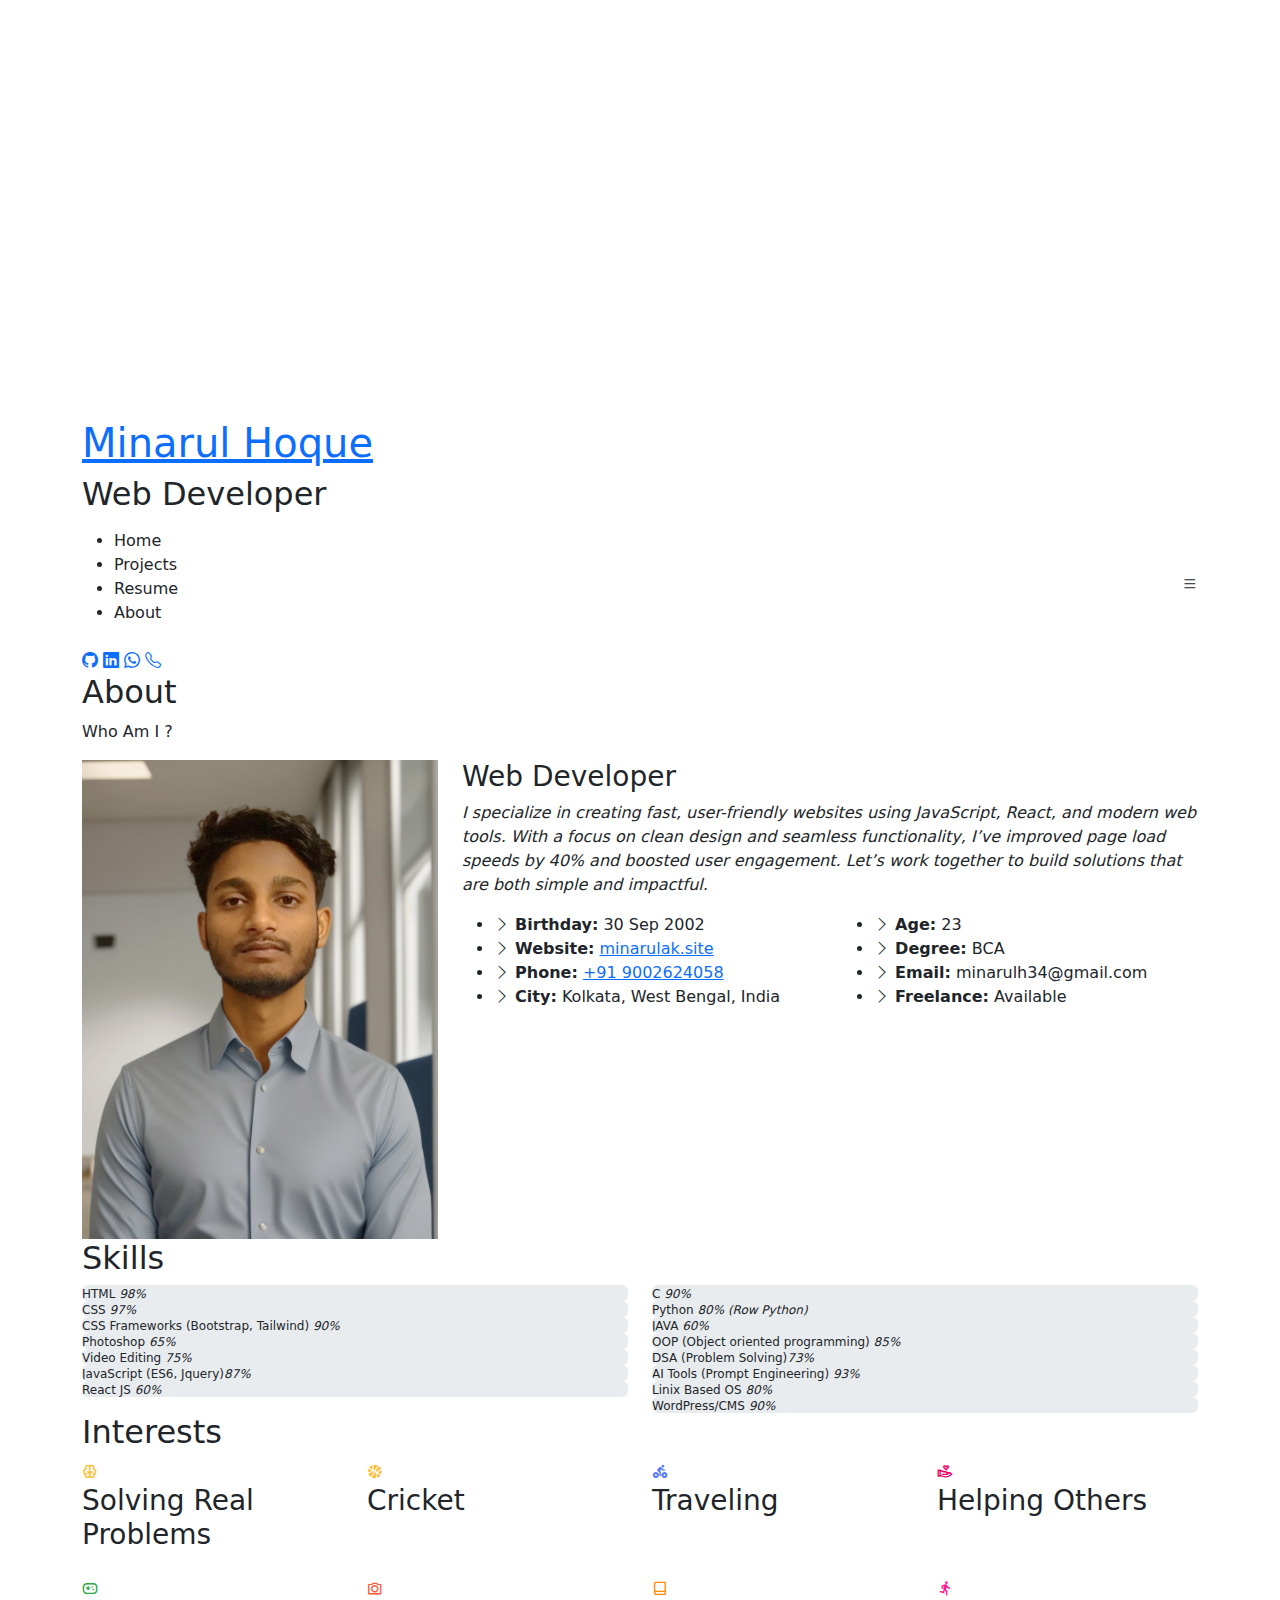
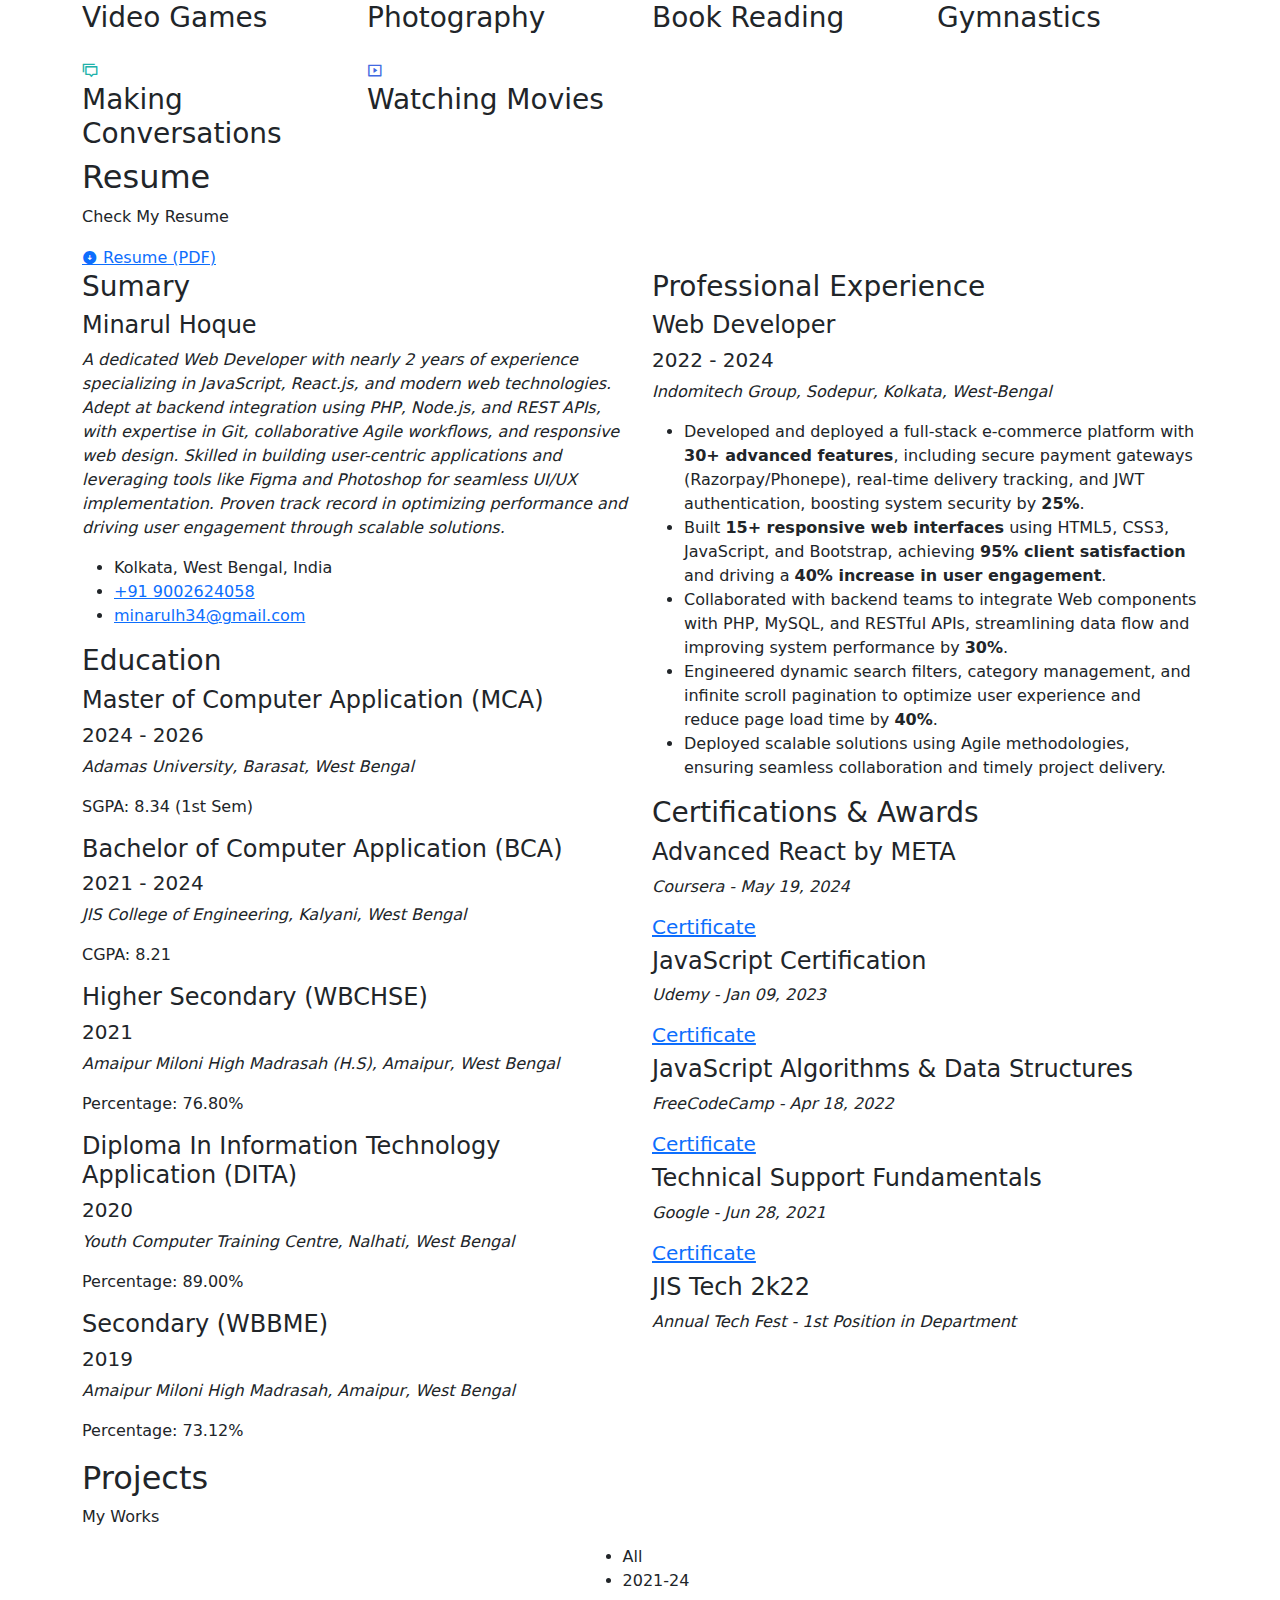
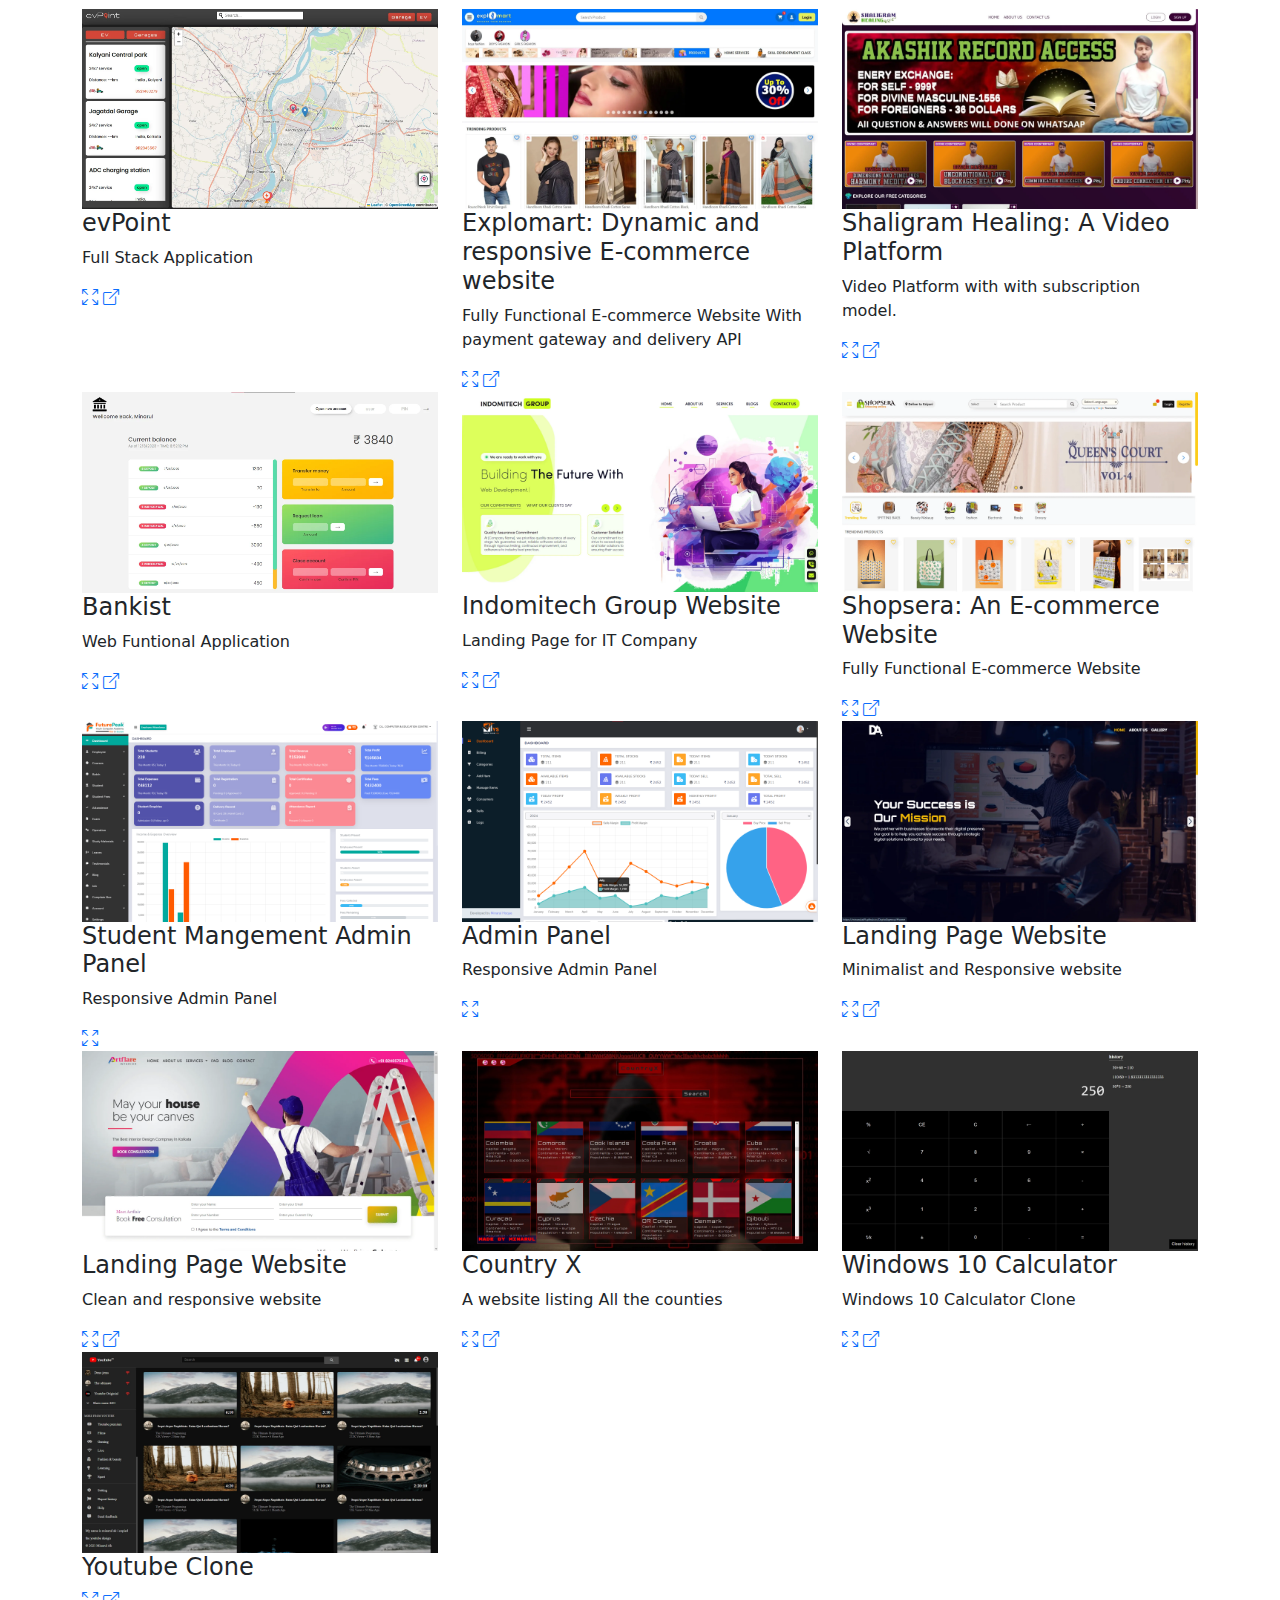
<file: index.html>
<!DOCTYPE html>
<html lang="en">

<head>
  <!-- Google Analytics -->
  <script async src="https://www.googletagmanager.com/gtag/js?id=G-LHDVML22KW"></script>
  <script>
    window.dataLayer = window.dataLayer || [];
    function gtag() { dataLayer.push(arguments); }
    gtag('js', new Date());
    gtag('config', 'G-LHDVML22KW');
  </script>

  <!-- Google Tag Manager -->
  <script>
    (function (w, d, s, l, i) {
      w[l] = w[l] || []; w[l].push({
        'gtm.start':
          new Date().getTime(), event: 'gtm.js'
      }); var f = d.getElementsByTagName(s)[0],
        j = d.createElement(s), dl = l != 'dataLayer' ? '&l=' + l : ''; j.async = true; j.src =
          'https://www.googletagmanager.com/gtm.js?id=' + i + dl; f.parentNode.insertBefore(j, f);
    })(window, document, 'script', 'dataLayer', 'GTM-W3HM7VV7');
  </script>
  <!-- End Google Tag Manager -->

  <meta charset="utf-8">
  <meta name="viewport" content="width=device-width, initial-scale=1.0">
  <meta name="description"
    content="Professional Web Developer offering custom, responsive websites with 2+ years of expertise in JavaScript, React.js, and user-centric design.">
  <meta name="keywords"
    content="Minarul, Mak, Minarul Hoque, Web Developer, Custom Web Design, Responsive Websites, SEO-Friendly Web Design, Freelance Developer">
  <meta name="author" content="Minarul Hoque">
  <link rel="canonical" href="https://minarulak.site">

  <!-- Open Graph (OG) Meta Tags for Social Media -->
  <meta property="og:title" content="Minarul Hoque || Web Developer">
  <meta property="og:description"
    content="Need a responsive and dynamic website? Minarul Hoque turns your ideas into modern, user-friendly and SEO-Friendly website.">
  <meta property="og:type" content="website">
  <meta property="og:url" content="https://minarulak.site">
  <meta property="og:image" content="./assets/img/logo_black.png">
  <meta property="og:locale" content="en_US">

  <!-- Twitter Card Meta Tags -->
  <meta name="twitter:card" content="summary_large_image">
  <meta name="twitter:title" content="Minarul Hoque || Web Developer">
  <meta name="twitter:description"
    content="Professional Web Developer offering custom, responsive websites with expertise in JavaScript and React.js.">
  <meta name="twitter:image" content="./assets/img/logo_black.png">

  <title>Minarul Hoque || Web Developer</title>
  <link rel="icon" href="./assets/img/logo_black.png">

  <!-- Google Fonts -->
  <link
    href="https://fonts.googleapis.com/css?family=Open+Sans:300,300i,400,400i,600,600i,700,700i|Raleway:300,300i,400,400i,500,500i,600,600i,700,700i|Poppins:300,300i,400,400i,500,500i,600,600i,700,700i"
    rel="stylesheet">

  <!-- Vendor CSS Files -->
  <link href="assets/vendor/bootstrap/css/bootstrap.min.css" rel="stylesheet">
  <link href="assets/vendor/bootstrap-icons/bootstrap-icons.css" rel="stylesheet">
  <link href="assets/vendor/boxicons/css/boxicons.min.css" rel="stylesheet">
  <link href="assets/vendor/glightbox/css/glightbox.min.css" rel="stylesheet">
  <link href="assets/vendor/remixicon/remixicon.css" rel="stylesheet">

  <!-- Template Main CSS File -->
  <link href="https://minarulak.site/assets/css/style.css" rel="stylesheet">

  <!-- Robots Meta Tag -->
  <meta name="robots" content="index, follow">

  <!-- Schema.org Markup for SEO -->
  <script type="application/ld+json">
  {
    "@context": "https://schema.org",
    "@type": "Person",
    "name": "Minarul Hoque",
    "jobTitle": "Web Developer",
    "url": "https://minarulak.site",
    "sameAs": [
      "https://www.linkedin.com/in/minarulhoque/",
      "https://github.com/minarulak9",
    ]
  }
  </script>
</head>


<body>
  <!-- Google Tag Manager (noscript) -->
  <noscript><iframe src="https://www.googletagmanager.com/ns.html?id=GTM-W3HM7VV7" height="0" width="0"
      style="display:none;visibility:hidden"></iframe></noscript>
  <!-- End Google Tag Manager (noscript) -->
  <!-- ======= Header ======= -->
  <header id="header">
    <div class="container">
      <a href="./"><img src="./assets/img/logo.webp" class="logo" alt="logo"></a>
      <h1><a href="./">Minarul Hoque</a></h1>
      <h2>
        <div class="pulsating-circle"></div> Web Developer
      </h2>
      <nav id="navbar" class="navbar">
        <ul>
          <li><a class="nav-link active" href="#header">Home</a></li>
          <li><a class="nav-link animate" href="#portfolio">Projects</a></li>
          <li><a class="nav-link" href="#resume">Resume</a></li>
          <li><a class="nav-link" href="#about">About</a></li>
        </ul>
        <i class="bi bi-list mobile-nav-toggle"></i>
      </nav><!-- .navbar -->
      <!-- <ul class="mobile-links">
        <li><a class="nav-link active" href="#header">Home</a></li>
        <li><a class="nav-link" href="#portfolio">Projects</a></li>
        <li><a class="nav-link" href="#resume">Resume</a></li>
        <li><a class="nav-link" href="#about">About</a></li>
      </ul> -->
      <div class="social-links">
        <a href="https://www.github.com/minarulak9/" target="_blank" class="github"><i class="bi bi-github"></i></a>
        <a href="https://www.linkedin.com/in/minarulak9/" target="_blank" class="linkedin"><i
            class="bi bi-linkedin"></i></a>
        <a href="https://wa.link/j8csap" target="_blank" class="whatsapp"><i class="bi bi-whatsapp"></i></a>
        <a href="tel:+91 9002624058" class="call"><i class="bi bi-telephone"></i></a>
      </div>

    </div>
  </header><!-- End Header -->

  <!-- ======= About Section ======= -->
  <section id="about" class="about">

    <!-- ======= About Me ======= -->
    <div class="about-me container">

      <div class="section-title">
        <h2>About</h2>
        <p>Who Am I ?</p>
      </div>

      <div class="row">
        <div class="col-lg-4" data-aos="fade-right">
          <img src="assets/img/profile.jpg" class="img-fluid my-img" alt="Minarul Hoque photo">
        </div>
        <div class="col-lg-8 pt-4 pt-lg-0 content" data-aos="fade-left">
          <h3>Web Developer</h3>
          <p class="fst-italic">
            I specialize in creating fast, user-friendly websites using JavaScript, React, and modern web tools. With a focus on clean design and seamless functionality, I’ve improved page load speeds by 40% and boosted user engagement. Let’s work together to build solutions that are both simple and impactful.
          </p>
          <div class="row">
            <div class="col-lg-6">
              <ul>
                <li><i class="bi bi-chevron-right"></i> <strong>Birthday:</strong> <span>30 Sep 2002</span></li>
                <li><i class="bi bi-chevron-right"></i> <strong>Website:</strong> <a href="https://minarulak.site/"
                    class="text-inherit">minarulak.site</a></li>
                <li><i class="bi bi-chevron-right"></i> <strong>Phone:</strong> <a href="tel:+91 9002624058"
                    class="text-inherit">+91 9002624058</a></li>
                <li><i class="bi bi-chevron-right"></i> <strong>City:</strong> <span>Kolkata, West Bengal, India</span>
                </li>
              </ul>
            </div>
            <div class="col-lg-6">
              <ul>
                <li><i class="bi bi-chevron-right"></i> <strong>Age:</strong> <span id="age">21</span></li>
                <li><i class="bi bi-chevron-right"></i> <strong>Degree:</strong> <span>BCA</span></li>
                <li><i class="bi bi-chevron-right"></i> <strong>Email:</strong> <span>minarulh34@gmail.com</span></li>
                <li><i class="bi bi-chevron-right"></i> <strong>Freelance:</strong> <span>Available</span></li>
              </ul>
            </div>
          </div>
        </div>
      </div>

    </div><!-- End About Me -->

    <!-- ======= Counts ======= -->
    <!-- <div class="counts container">

      <div class="row">

        <div class="col-lg-3 col-md-6">
          <div class="count-box">
            <i class="bi bi-emoji-smile"></i>
            <span data-purecounter-start="0" data-purecounter-end="232" data-purecounter-duration="1" class="purecounter"></span>
            <p>Happy Clients</p>
          </div>
        </div>

        <div class="col-lg-3 col-md-6 mt-5 mt-md-0">
          <div class="count-box">
            <i class="bi bi-journal-richtext"></i>
            <span data-purecounter-start="0" data-purecounter-end="521" data-purecounter-duration="1" class="purecounter"></span>
            <p>Projects</p>
          </div>
        </div>

        <div class="col-lg-3 col-md-6 mt-5 mt-lg-0">
          <div class="count-box">
            <i class="bi bi-headset"></i>
            <span data-purecounter-start="0" data-purecounter-end="1463" data-purecounter-duration="1" class="purecounter"></span>
            <p>Hours Of Support</p>
          </div>
        </div>

        <div class="col-lg-3 col-md-6 mt-5 mt-lg-0">
          <div class="count-box">
            <i class="bi bi-award"></i>
            <span data-purecounter-start="0" data-purecounter-end="24" data-purecounter-duration="1" class="purecounter"></span>
            <p>Awards</p>
          </div>
        </div>

      </div>

    </div> -->
    <!-- End Counts -->

    <!-- ======= Skills  ======= -->
    <div class="skills container">

      <div class="section-title">
        <h2>Skills</h2>
      </div>

      <div class="row skills-content">

        <div class="col-lg-6">

          <div class="progress">
            <span class="skill">HTML <i class="val">98%</i></span>
            <div class="progress-bar-wrap">
              <div class="progress-bar" role="progressbar" aria-valuenow="98" aria-valuemin="0" aria-valuemax="100">
              </div>
            </div>
          </div>

          <div class="progress">
            <span class="skill">CSS <i class="val">97%</i></span>
            <div class="progress-bar-wrap">
              <div class="progress-bar" role="progressbar" aria-valuenow="97" aria-valuemin="0" aria-valuemax="100">
              </div>
            </div>
          </div>
          <div class="progress">
            <span class="skill">CSS Frameworks (Bootstrap, Tailwind) <i class="val">90%</i></span>
            <div class="progress-bar-wrap">
              <div class="progress-bar" role="progressbar" aria-valuenow="90" aria-valuemin="0" aria-valuemax="100">
              </div>
            </div>
          </div>
          <div class="progress">
            <span class="skill">Photoshop <i class="val">65%</i></span>
            <div class="progress-bar-wrap">
              <div class="progress-bar" role="progressbar" aria-valuenow="55" aria-valuemin="0" aria-valuemax="100">
              </div>
            </div>
          </div>
          <div class="progress">
            <span class="skill">Video Editing <i class="val">75%</i></span>
            <div class="progress-bar-wrap">
              <div class="progress-bar" role="progressbar" aria-valuenow="65" aria-valuemin="0" aria-valuemax="100">
              </div>
            </div>
          </div>
          <div class="progress">
            <span class="skill">JavaScript (ES6, Jquery)<i class="val">87%</i></span>
            <div class="progress-bar-wrap">
              <div class="progress-bar" role="progressbar" aria-valuenow="87" aria-valuemin="0" aria-valuemax="100">
              </div>
            </div>
          </div>
          <div class="progress">
            <span class="skill">React JS <i class="val">60%</i></span>
            <div class="progress-bar-wrap">
              <div class="progress-bar" role="progressbar" aria-valuenow="60" aria-valuemin="0" aria-valuemax="100">
              </div>
            </div>
          </div>

        </div>

        <div class="col-lg-6">

          <div class="progress">
            <span class="skill">C <i class="val">90%</i></span>
            <div class="progress-bar-wrap">
              <div class="progress-bar" role="progressbar" aria-valuenow="90" aria-valuemin="0" aria-valuemax="100">
              </div>
            </div>
          </div>
          <div class="progress">
            <span class="skill">Python <i class="val">80% (Row Python)</i></span>
            <div class="progress-bar-wrap">
              <div class="progress-bar" role="progressbar" aria-valuenow="80" aria-valuemin="0" aria-valuemax="100">
              </div>
            </div>
          </div>
          <div class="progress">
            <span class="skill">JAVA <i class="val">60%</i></span>
            <div class="progress-bar-wrap">
              <div class="progress-bar" role="progressbar" aria-valuenow="60" aria-valuemin="0" aria-valuemax="100">
              </div>
            </div>
          </div>
          <div class="progress">
            <span class="skill">OOP (Object oriented programming) <i class="val">85%</i></span>
            <div class="progress-bar-wrap">
              <div class="progress-bar" role="progressbar" aria-valuenow="60" aria-valuemin="0" aria-valuemax="100">
              </div>
            </div>
          </div>
          <div class="progress">
            <span class="skill">DSA (Problem Solving)<i class="val">73%</i></span>
            <div class="progress-bar-wrap">
              <div class="progress-bar" role="progressbar" aria-valuenow="60" aria-valuemin="0" aria-valuemax="100">
              </div>
            </div>
          </div>
          <div class="progress">
            <span class="skill">AI Tools (Prompt Engineering) <i class="val">93%</i></span>
            <div class="progress-bar-wrap">
              <div class="progress-bar" role="progressbar" aria-valuenow="93" aria-valuemin="0" aria-valuemax="100">
              </div>
            </div>
          </div>
          <div class="progress">
            <span class="skill">Linix Based OS <i class="val">80%</i></span>
            <div class="progress-bar-wrap">
              <div class="progress-bar" role="progressbar" aria-valuenow="70" aria-valuemin="0" aria-valuemax="100">
              </div>
            </div>
          </div>

          <div class="progress">
            <span class="skill">WordPress/CMS <i class="val">90%</i></span>
            <div class="progress-bar-wrap">
              <div class="progress-bar" role="progressbar" aria-valuenow="90" aria-valuemin="0" aria-valuemax="100">
              </div>
            </div>
          </div>



        </div>

      </div>

    </div><!-- End Skills -->

    <!-- ======= Interests ======= -->
    <div class="interests container">

      <div class="section-title">
        <h2>Interests</h2>
      </div>

      <div class="row row-gap-3">
        <div class="col-lg-3 col-md-4">
          <div class="icon-box">
            <i class="ri-brain-line" style="color: #ffbb2c;"></i>
            <h3>Solving Real Problems</h3>
          </div>
        </div>
        <div class="col-lg-3 col-md-4">
          <div class="icon-box">
            <i class="ri-basketball-fill" style="color: #ffbb2c;"></i>
            <h3>Cricket</h3>
          </div>
        </div>
        <div class="col-lg-3 col-md-4 mt-4 mt-md-0">
          <div class="icon-box">
            <i class="ri-riding-fill" style="color: #5578ff;"></i>
            <h3>Traveling</h3>
          </div>
        </div>
        <div class="col-lg-3 col-md-4 mt-4 mt-md-0">
          <div class="icon-box">
            <i class="ri-hand-heart-line" style="color: #e80368;"></i>
            <h3>Helping Others</h3>
          </div>
        </div>
        <div class="col-lg-3 col-md-4 mt-4 mt-md-0">
          <div class="icon-box">
            <i class="ri-gamepad-line" style="color: #28a745;"></i>
            <h3>Video Games</h3>
          </div>
        </div>
        <div class="col-lg-3 col-md-4 mt-4 mt-md-0">
          <div class="icon-box">
            <i class="ri-camera-line" style="color: #f85a40;"></i>
            <h3>Photography</h3>
          </div>
        </div>
        <div class="col-lg-3 col-md-4 mt-4 mt-md-0">
          <div class="icon-box">
            <i class="ri-book-line" style="color: #ff8c00;"></i>
            <h3>Book Reading</h3>
          </div>
        </div>
        <div class="col-lg-3 col-md-4 mt-4 mt-md-0">
          <div class="icon-box">
            <i class="ri-run-line" style="color: #ff1493;"></i>
            <h3>Gymnastics</h3>
          </div>
        </div>
        <div class="col-lg-3 col-md-4 mt-4 mt-md-0">
          <div class="icon-box">
            <i class="ri-discuss-line" style="color: #20b2aa;"></i>
            <h3>Making Conversations</h3>
          </div>
        </div>
        <div class="col-lg-3 col-md-4 mt-4 mt-md-0">
          <div class="icon-box">
            <i class="ri-movie-line" style="color: #4169e1;"></i>
            <h3>Watching Movies</h3>
          </div>
        </div>

      </div>

    </div><!-- End Interests -->


  </section><!-- End About Section -->

  <!-- ======= Resume Section ======= -->
  <section id="resume" class="resume">
    <div class="container">

      <div class="section-title">
        <h2>Resume</h2>
        <p>Check My Resume</p>
        <a href="./assets/cv/resume.pdf?v=1" target="_blank"> <i class="ri-arrow-down-circle-fill"></i> Resume (PDF)</a>
      </div>

      <div class="row">
        <div class="col-lg-6">
          <h3 class="resume-title">Sumary</h3>
          <div class="resume-item pb-0">
            <h4>Minarul Hoque</h4>
            <p><em>A dedicated Web Developer with nearly 2 years of experience specializing in JavaScript,
                React.js, and modern web technologies. Adept at backend integration using PHP, Node.js, and REST APIs,
                with expertise in Git, collaborative Agile workflows, and responsive web design. Skilled in building
                user-centric applications and leveraging tools like Figma and Photoshop for seamless UI/UX
                implementation. Proven track record in optimizing performance and driving user engagement through
                scalable solutions.</em></p>
            <p>
            <ul>
              <li>Kolkata, West Bengal, India</li>
              <li><a href="tel:+91 9002624058" class="text-inherit">+91 9002624058</a></li>
              <li><a href="mailto:minarulh34@gmail.com" class="text-inherit">minarulh34@gmail.com</a></li>
            </ul>
            </p>
          </div>

          <h3 class="resume-title">Education</h3>
          <div class="resume-item">
            <h4>Master of Computer Application (MCA)</h4>
            <h5>2024 - 2026</h5>
            <p><em>Adamas University, Barasat, West Bengal</em></p>
            <p>SGPA: 8.34 (1st Sem)</p>
          </div>
          <div class="resume-item">
            <h4>Bachelor of Computer Application (BCA)</h4>
            <h5>2021 - 2024</h5>
            <p><em>JIS College of Engineering, Kalyani, West Bengal</em></p>
            <p>CGPA: 8.21</p>
          </div>
          <div class="resume-item">
            <h4>Higher Secondary (WBCHSE)</h4>
            <h5>2021</h5>
            <p><em>Amaipur Miloni High Madrasah (H.S), Amaipur, West Bengal</em></p>
            <p>Percentage: 76.80%</p>
          </div>
          <div class="resume-item">
            <h4>Diploma In Information Technology Application (DITA)</h4>
            <h5>2020</h5>
            <p><em>Youth Computer Training Centre, Nalhati, West Bengal</em></p>
            <p>Percentage: 89.00%</p>
          </div>
          <div class="resume-item">
            <h4>Secondary (WBBME)</h4>
            <h5>2019</h5>
            <p><em>Amaipur Miloni High Madrasah, Amaipur, West Bengal</em></p>
            <p>Percentage: 73.12%</p>
          </div>
        </div>
        <div class="col-lg-6">
          <h3 class="resume-title">Professional Experience</h3>
          <div class="resume-item">
            <h4>Web Developer</h4>
            <h5>2022 - 2024</h5>
            <p><em>Indomitech Group, Sodepur, Kolkata,
                West-Bengal </em></p>
            <p>
            <ul>
              <li>Developed and deployed a full-stack e-commerce platform with <strong>30+ advanced features</strong>,
                including secure payment gateways (Razorpay/Phonepe), real-time delivery tracking, and JWT
                authentication, boosting system security by <strong>25%</strong>.</li>
              <li>Built <strong>15+ responsive web interfaces</strong> using HTML5, CSS3, JavaScript, and Bootstrap,
                achieving <strong>95% client satisfaction</strong> and driving a <strong>40% increase in user
                  engagement</strong>.</li>
              <li>Collaborated with backend teams to integrate Web components with PHP, MySQL, and RESTful APIs,
                streamlining data flow and improving system performance by <strong>30%</strong>.</li>
              <li>Engineered dynamic search filters, category management, and infinite scroll pagination to optimize
                user experience and reduce page load time by <strong>40%</strong>.</li>
              <li>Deployed scalable solutions using Agile methodologies, ensuring seamless collaboration and timely
                project delivery.</li>
            </ul>
            </p>
          </div>
          <h3 class="resume-title">Certifications & Awards</h3>
          <div class="resume-item">
            <h4>Advanced React by META</h4>
            <p><em>Coursera - May 19, 2024</em></p>
            <h5><a href="https://www.coursera.org/account/accomplishments/verify/6EQVH9NAKYWT"
                target="_blank">Certificate</a></h5>
          </div>
          <div class="resume-item">
            <h4>JavaScript Certification</h4>
            <p><em>Udemy - Jan 09, 2023</em></p>
            <h5><a href="https://www.udemy.com/certificate/UC-7837aae9-2ee6-4dfe-b808-28809e4ac2af/"
                target="_blank">Certificate</a></h5>
          </div>
          <div class="resume-item">
            <h4>JavaScript Algorithms & Data Structures</h4>
            <p><em>FreeCodeCamp - Apr 18, 2022</em></p>
            <h5><a href="https://www.freecodecamp.org/certification/minarulak/javascript-algorithms-and-data-structures"
                target="_blank">Certificate</a></h5>
          </div>

          <div class="resume-item">
            <h4>Technical Support Fundamentals</h4>
            <p><em>Google - Jun 28, 2021</em></p>
            <h5><a href="https://www.coursera.org/account/accomplishments/certificate/AGX5PRBLR6MS"
                target="_blank">Certificate</a></h5>
          </div>

          <div class="resume-item">
            <h4>JIS Tech 2k22</h4>
            <p><em>Annual Tech Fest - 1st Position in Department</em></p>
          </div>
        </div>
      </div>

    </div>
  </section><!-- End Resume Section -->

  <!-- ======= Portfolio Section ======= -->
  <section id="portfolio" class="portfolio">
    <div class="container">

      <div class="section-title">
        <h2>Projects</h2>
        <p>My Works</p>
      </div>

      <div class="row">
        <div class="col-lg-12 d-flex justify-content-center">
          <ul id="portfolio-flters">
            <li data-filter="*" class="filter-active">All</li>
            <li data-filter=".filter-21-24">2021-24</li>
            <!-- <li data-filter=".filter-card">Card</li> -->
          </ul>
        </div>
      </div>

      <div class="row portfolio-container">

        <div class="col-lg-4 col-md-6 portfolio-item filter-21-24">
          <div class="portfolio-wrap">
            <img src="assets/img/projects/evpoint1.webp" class="img-fluid" alt="Evpoint Project">
            <div class="portfolio-info">
              <h4>evPoint</h4>
              <p>Full Stack Application</p>
              <div class="portfolio-links">
                <a href="assets/img/projects/evpoint1.webp" data-gallery="portfolioGallery" class="portfolio-lightbox"
                  title="A full stack application (HTML, CSS, Bootstrap, JS, MongoDB, Express.js, Node.js) to locate nearest EV charging station and get shortest direction to visit there and multiple map feature implemented."><i
                    class="bi bi-arrows-fullscreen fs-6"></i></a>
                <a href="https://minarulak9.github.io/evPoint_Web/" target="_blank"><i
                    class="bi bi-box-arrow-up-right fs-6"></i></a>
              </div>
            </div>
          </div>
        </div>

        <div class="col-lg-4 col-md-6 portfolio-item filter-21-24">
          <div class="portfolio-wrap">
            <img src="assets/img/projects/explomart.webp" class="img-fluid" alt="Explomart project">
            <div class="portfolio-info">
              <h4>Explomart: Dynamic and responsive E-commerce website</h4>
              <p>Fully Functional E-commerce Website With payment gateway and delivery API</p>
              <div class="portfolio-links">
                <a href="assets/img/projects/explomart.webp" data-gallery="portfolioGallery" class="portfolio-lightbox"
                  title="I contributed to Explomart, an innovative e-commerce platform, by focusing on Web development. I implemented a responsive user interface, ensuring a seamless shopping experience. Technologies used include HTML, CSS, JavaScript, and Bootstrap. and Collaborated with backend developer to implement API's, Payment gateway, Connect Delivery Partner."><i
                    class="bi bi-arrows-fullscreen fs-6"></i></a>
                <a href="https://explomart.com/" target="_blank"><i class="bi bi-box-arrow-up-right fs-6"></i></a>
              </div>
            </div>
          </div>
        </div>
        <div class="col-lg-4 col-md-6 portfolio-item filter-21-24">
          <div class="portfolio-wrap">
            <img src="assets/img/projects/shaligram.webp" class="img-fluid" alt="Explomart project">
            <div class="portfolio-info">
              <h4>Shaligram Healing: A Video Platform</h4>
              <p>Video Platform with with subscription model.</p>
              <div class="portfolio-links">
                <a href="assets/img/projects/shaligram.webp" data-gallery="portfolioGallery" class="portfolio-lightbox"
                  title="We used normal video streaming with lot's of feature like ratting, comments, subscription, and more. unfortunately we have't cloud processing power that's why we are not able to use ffmpeg for optimized video playing in server but we think alternate solution with handbrake tool, in handbrake we can optimized video for web then upload into server using admin panel."><i
                    class="bi bi-arrows-fullscreen fs-6"></i></a>
                <a href="https://shaligramhealing.com/" target="_blank"><i
                    class="bi bi-box-arrow-up-right fs-6"></i></a>
              </div>
            </div>
          </div>
        </div>

        <div class="col-lg-4 col-md-6 portfolio-item filter-21-24">
          <div class="portfolio-wrap">
            <img src="assets/img/projects/bank1.webp" class="img-fluid" alt="banking project">
            <div class="portfolio-info">
              <h4>Bankist</h4>
              <p>Web Funtional Application </p>
              <div class="portfolio-links">
                <a href="assets/img/projects/bank1.webp" data-gallery="portfolioGallery" class="portfolio-lightbox"
                  title="A Javascript funtional application with multiple banking related features like money transfer, loan request, account create/close."><i
                    class="bi bi-arrows-fullscreen fs-6"></i></a>
                <a href="https://minarulak9.github.io/banking-application-with-js/" target="_blank"><i
                    class="bi bi-box-arrow-up-right fs-6"></i></a>
              </div>
            </div>
          </div>
        </div>
        <div class="col-lg-4 col-md-6 portfolio-item filter-21-24">
          <div class="portfolio-wrap">
            <img src="assets/img/projects/indomitech.webp" class="img-fluid" alt=" indomitech project">
            <div class="portfolio-info">
              <h4>Indomitech Group Website</h4>
              <p>Landing Page for IT Company</p>
              <div class="portfolio-links">
                <a href="assets/img/projects/indomitech.webp" data-gallery="portfolioGallery" class="portfolio-lightbox"
                  title="
                Designed and developed the landing page for Indomitech Group, a leading IT company. The site features a modern design, intuitive navigation, and responsive layout, showcasing the company's services and expertise. "><i
                    class="bi bi-arrows-fullscreen fs-6"></i></a>
                <a href="https://indomitechgroup.com/" target="_blank"><i class="bi bi-box-arrow-up-right fs-6"></i></a>
              </div>
            </div>
          </div>
        </div>

        <div class="col-lg-4 col-md-6 portfolio-item filter-21-24">
          <div class="portfolio-wrap">
            <img src="assets/img/projects/shopsera.webp" class="img-fluid" alt="shopsera project">
            <div class="portfolio-info">
              <h4>Shopsera: An E-commerce Website</h4>
              <p>Fully Functional E-commerce Website</p>
              <div class="portfolio-links">
                <a href="assets/img/projects/shopsera.webp" data-gallery="portfolioGallery" class="portfolio-lightbox"
                  title="I contributed to ShopSera, an innovative e-commerce platform, by focusing on Web development. I implemented a responsive user interface, ensuring a seamless shopping experience. Technologies used include HTML, CSS, JavaScript, and Bootstrap."><i
                    class="bi bi-arrows-fullscreen fs-6"></i></a>
                <a href="https://shopsera.co.in/" target="_blank"><i class="bi bi-box-arrow-up-right fs-6"></i></a>
              </div>
            </div>
          </div>
        </div>
        <div class="col-lg-4 col-md-6 portfolio-item filter-21-24">
          <div class="portfolio-wrap">
            <img src="assets/img/projects/admin2.png" class="img-fluid" alt="admin panel project">
            <div class="portfolio-info">
              <h4>Student Mangement Admin Panel </h4>
              <p>Responsive Admin Panel</p>
              <div class="portfolio-links">
                <a href="assets/img/projects/admin2.png" data-gallery="portfolioGallery" class="portfolio-lightbox"
                  title="I contributed to the development of a Student Management Admin Panel, focusing on Web design and functionality. I implemented a clean and responsive user interface, ensuring smooth navigation and efficient data management for administrators. Technologies used include HTML, CSS, JavaScript, and Bootstrap, enabling a user-friendly experience while maintaining robust performance."><i class="bi bi-arrows-fullscreen fs-6"></i></a>
              </div>
            </div>
          </div>
        </div>
        <div class="col-lg-4 col-md-6 portfolio-item filter-21-24">
          <div class="portfolio-wrap">
            <img src="assets/img/projects/admin.png" class="img-fluid" alt="admin panel project">
            <div class="portfolio-info">
              <h4>Admin Panel </h4>
              <p>Responsive Admin Panel</p>
              <div class="portfolio-links">
                <a href="assets/img/projects/admin.png" data-gallery="portfolioGallery" class="portfolio-lightbox"
                  title="Custom responsive admin panel design"><i class="bi bi-arrows-fullscreen fs-6"></i></a>
              </div>
            </div>
          </div>
        </div>
        <div class="col-lg-4 col-md-6 portfolio-item filter-21-24">
          <div class="portfolio-wrap">
            <img src="assets/img/projects/digital.webp" class="img-fluid" alt="Digital project">
            <div class="portfolio-info">
              <h4>Landing Page Website </h4>
              <p>Minimalist and Responsive website</p>
              <div class="portfolio-links">
                <a href="assets/img/projects/digital.webp" data-gallery="portfolioGallery" class="portfolio-lightbox"
                  title="Landing page"><i class="bi bi-arrows-fullscreen fs-6"></i></a>
                <a href="https://minarulak9.github.io/DigitalAgency/" target="_blank"><i
                    class="bi bi-box-arrow-up-right fs-6"></i></a>
              </div>
            </div>
          </div>
        </div>
        <div class="col-lg-4 col-md-6 portfolio-item filter-21-24">
          <div class="portfolio-wrap">
            <img src="assets/img/projects/intlum.webp" class="img-fluid" alt="intlum project">
            <div class="portfolio-info">
              <h4>Landing Page Website</h4>
              <p>Clean and responsive website</p>
              <div class="portfolio-links">
                <a href="assets/img/projects/intlum.webp" data-gallery="portfolioGallery" class="portfolio-lightbox"
                  title=""><i class="bi bi-arrows-fullscreen fs-6"></i></a>
                <a href="https://minarulak9.github.io/intlum_test/" target="_blank"><i
                    class="bi bi-box-arrow-up-right fs-6"></i></a>
              </div>
            </div>
          </div>
        </div>
        <div class="col-lg-4 col-md-6 portfolio-item filter-21-24">
          <div class="portfolio-wrap">
            <img src="assets/img/projects/countryX.webp" class="img-fluid" alt="countryX project">
            <div class="portfolio-info">
              <h4>Country X</h4>
              <p>A website listing All the counties</p>
              <div class="portfolio-links">
                <a href="assets/img/projects/countryX.webp" data-gallery="portfolioGallery" class="portfolio-lightbox"
                  title="Experience global exploration with my web app, using HTML, CSS, JavaScript, and third-party APIs. Browse comprehensive country data, dive into individual profiles, and utilize powerful search functionality. Responsive design ensures seamless interaction. Explore the world effortlessly with the Interactive World Explorer."><i
                    class="bi bi-arrows-fullscreen fs-6"></i></a>
                <a href="https://minarulak9.github.io/CountryX/" target="_blank"><i
                    class="bi bi-box-arrow-up-right fs-6"></i></a>
              </div>
            </div>
          </div>
        </div>
        <div class="col-lg-4 col-md-6 portfolio-item filter-21-24">
          <div class="portfolio-wrap">
            <img src="assets/img/projects/cal.webp" class="img-fluid" alt="calculator project ">
            <div class="portfolio-info">
              <h4>Windows 10 Calculator</h4>
              <p>Windows 10 Calculator Clone</p>
              <div class="portfolio-links">
                <a href="assets/img/projects/cal.webp" data-gallery="portfolioGallery" class="portfolio-lightbox"
                  title="Design and Developed windows 10 Calculator clone using HTML & CSS"><i
                    class="bi bi-arrows-fullscreen fs-6"></i></a>
                <a href="https://minarulak9.github.io/windows-10-calculator-copy-" target="_blank"><i
                    class="bi bi-box-arrow-up-right fs-6"></i></a>
              </div>
            </div>
          </div>
        </div>
        <div class="col-lg-4 col-md-6 portfolio-item filter-21-24">
          <div class="portfolio-wrap">
            <img src="assets/img/projects/yt.webp" class="img-fluid" alt="youtube ui design">
            <div class="portfolio-info">
              <h4>Youtube Clone</h4>
              <!-- <p>A website listing All the counties</p> -->
              <div class="portfolio-links">
                <a href="assets/img/projects/yt.webp" data-gallery="portfolioGallery" class="portfolio-lightbox"
                  title="Youtube Clone using html and css"><i class="bi bi-arrows-fullscreen fs-6"></i></a>
                <a href="https://minarulak9.github.io/clone_youtube.github.io" target="_blank"><i
                    class="bi bi-box-arrow-up-right fs-6"></i></a>
              </div>
            </div>
          </div>
        </div>

      </div>

    </div>
  </section>
  <!-- End Portfolio Section -->

  <!-- ======= Contact Section ======= -->



  <!-- Vendor JS Files -->
  <script src="assets/vendor/purecounter/purecounter_vanilla.js"></script>
  <script src="assets/vendor/bootstrap/js/bootstrap.bundle.min.js"></script>
  <script src="assets/vendor/glightbox/js/glightbox.min.js"></script>
  <script src="assets/vendor/isotope-layout/isotope.pkgd.min.js"></script>
  <script src="assets/vendor/waypoints/noframework.waypoints.js"></script>

  <!-- Template Main JS File -->
  <script src="assets/js/main.js"></script>

</body>

</html>
</file>
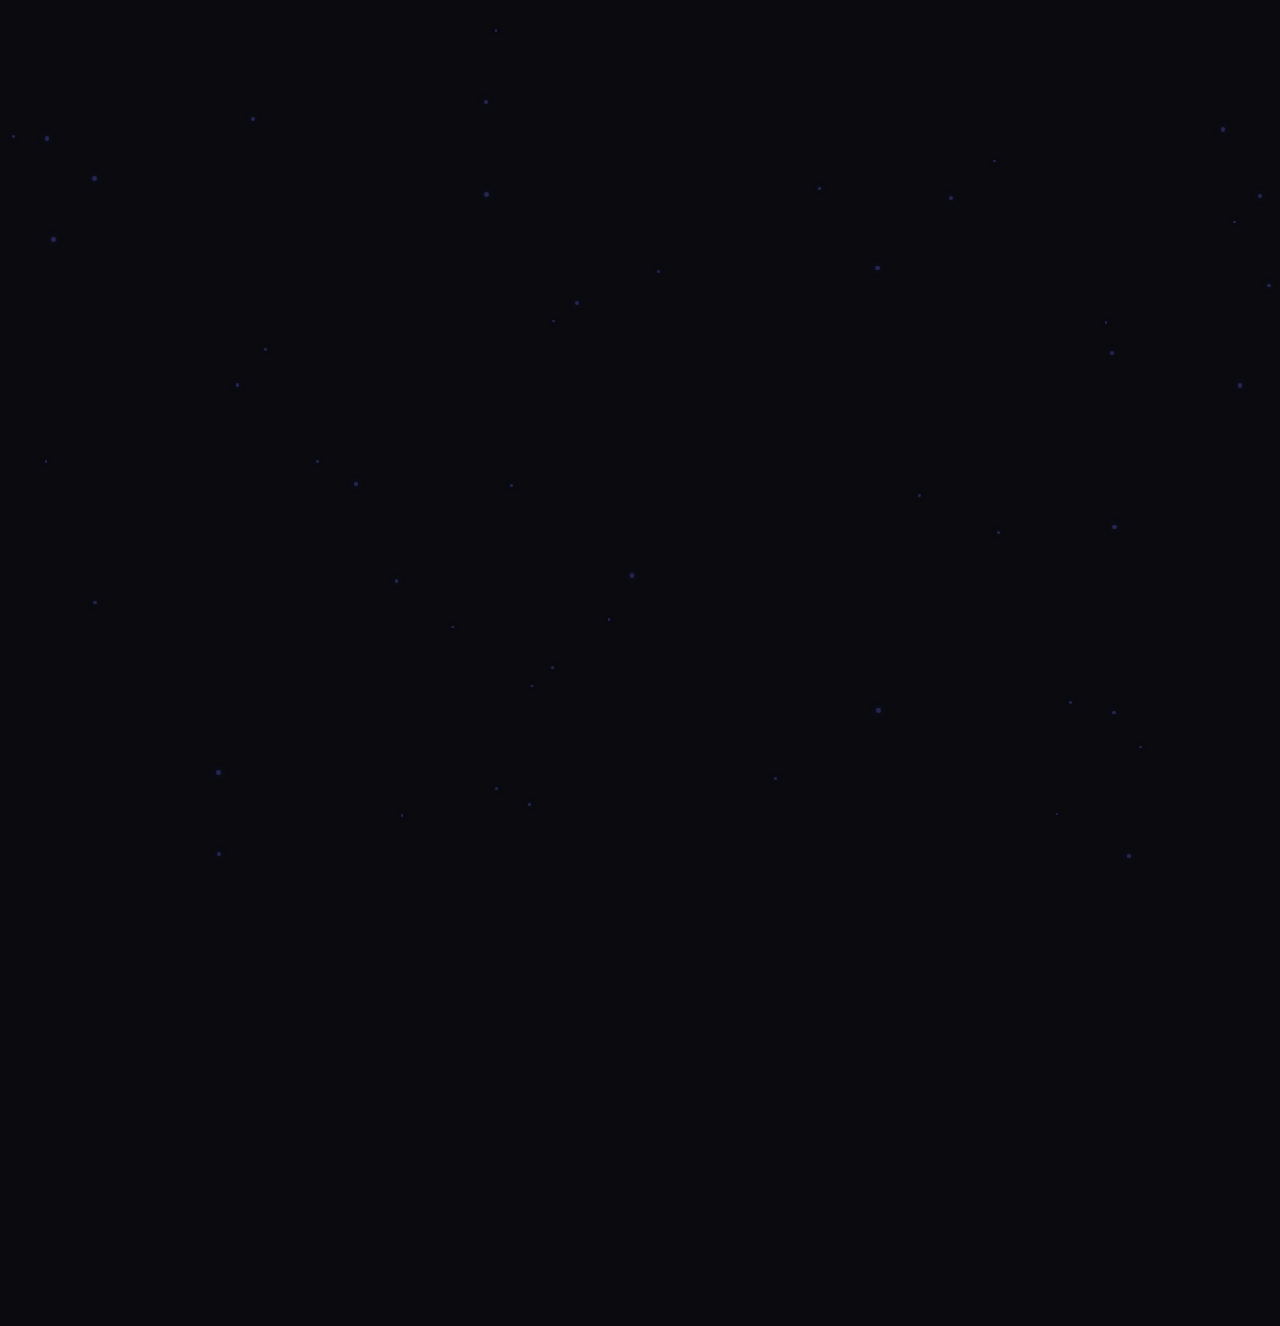
<file: visualizations/index.html>
<!DOCTYPE SYSTEM>
<html lang="en">
<head>
    <meta charset="UTF-8">
    <meta name="viewport" content="width=device-width, initial-scale=1.0">
    <title>Visual Explorations</title>
    <link rel="stylesheet" href="./css/style.css">
</head>
<body>
    <div class="cursor-glow"></div>
    
    <div class="hero-section">
        <div class="floating-particles" id="particles"></div>
        
        <header class="header">
            <h1 class="main-title">
                <span class="title-word">Visual</span>
                <span class="title-word">Explorations</span>
            </h1>
            <p class="subtitle">Interactive data visualizations & creative experiments</p>
        </header>

        <div class="grid-container">
            <a href="visualization1.html" class="grid-item" data-tilt>
                <div class="card-inner">
                    <div class="card-glow"></div>
                    <div class="card-content">
                        <div class="icon-wrapper">
                            <svg viewBox="0 0 24 24" fill="none" stroke="currentColor" stroke-width="2">
                                <path d="M3 3v18h18"/>
                                <path d="M18 17V9"/>
                                <path d="M13 17V5"/>
                                <path d="M8 17v-3"/>
                            </svg>
                        </div>
                        <h3 class="card-title">Data Dynamics</h3>
                        <p class="card-description">Interactive charts exploring complex datasets with D3.js</p>
                    </div>
                    <div class="card-overlay"></div>
                </div>
            </a>

            <a href="visualization2.html" class="grid-item" data-tilt>
                <div class="card-inner">
                    <div class="card-glow"></div>
                    <div class="card-content">
                        <div class="icon-wrapper">
                            <svg viewBox="0 0 24 24" fill="none" stroke="currentColor" stroke-width="2">
                                <circle cx="12" cy="12" r="10"/>
                                <path d="M12 2a15.3 15.3 0 0 1 4 10 15.3 15.3 0 0 1-4 10 15.3 15.3 0 0 1-4-10 15.3 15.3 0 0 1 4-10z"/>
                                <path d="M2 12h20"/>
                            </svg>
                        </div>
                        <h3 class="card-title">3D Universe</h3>
                        <p class="card-description">Immersive three-dimensional experiences with Three.js</p>
                    </div>
                    <div class="card-overlay"></div>
                </div>
            </a>

            <a href="visualization3.html" class="grid-item" data-tilt>
                <div class="card-inner">
                    <div class="card-glow"></div>
                    <div class="card-content">
                        <div class="icon-wrapper">
                            <svg viewBox="0 0 24 24" fill="none" stroke="currentColor" stroke-width="2">
                                <polyline points="22 12 18 12 15 21 9 3 6 12 2 12"/>
                            </svg>
                        </div>
                        <h3 class="card-title">Motion Graphics</h3>
                        <p class="card-description">Fluid animations and kinetic typography experiments</p>
                    </div>
                    <div class="card-overlay"></div>
                </div>
            </a>

            <a href="visualization4.html" class="grid-item" data-tilt>
                <div class="card-inner">
                    <div class="card-glow"></div>
                    <div class="card-content">
                        <div class="icon-wrapper">
                            <svg viewBox="0 0 24 24" fill="none" stroke="currentColor" stroke-width="2">
                                <path d="M12 2L2 7l10 5 10-5-10-5z"/>
                                <path d="M2 17l10 5 10-5"/>
                                <path d="M2 12l10 5 10-5"/>
                            </svg>
                        </div>
                        <h3 class="card-title">Creative Canvas</h3>
                        <p class="card-description">Generative art and algorithmic design explorations</p>
                    </div>
                    <div class="card-overlay"></div>
                </div>
            </a>
        </div>
    </div>

    <script src="https://cdnjs.cloudflare.com/ajax/libs/gsap/3.12.2/gsap.min.js"></script>
    <script src="./js/app.js"></script>
</body>
</html>
</file>
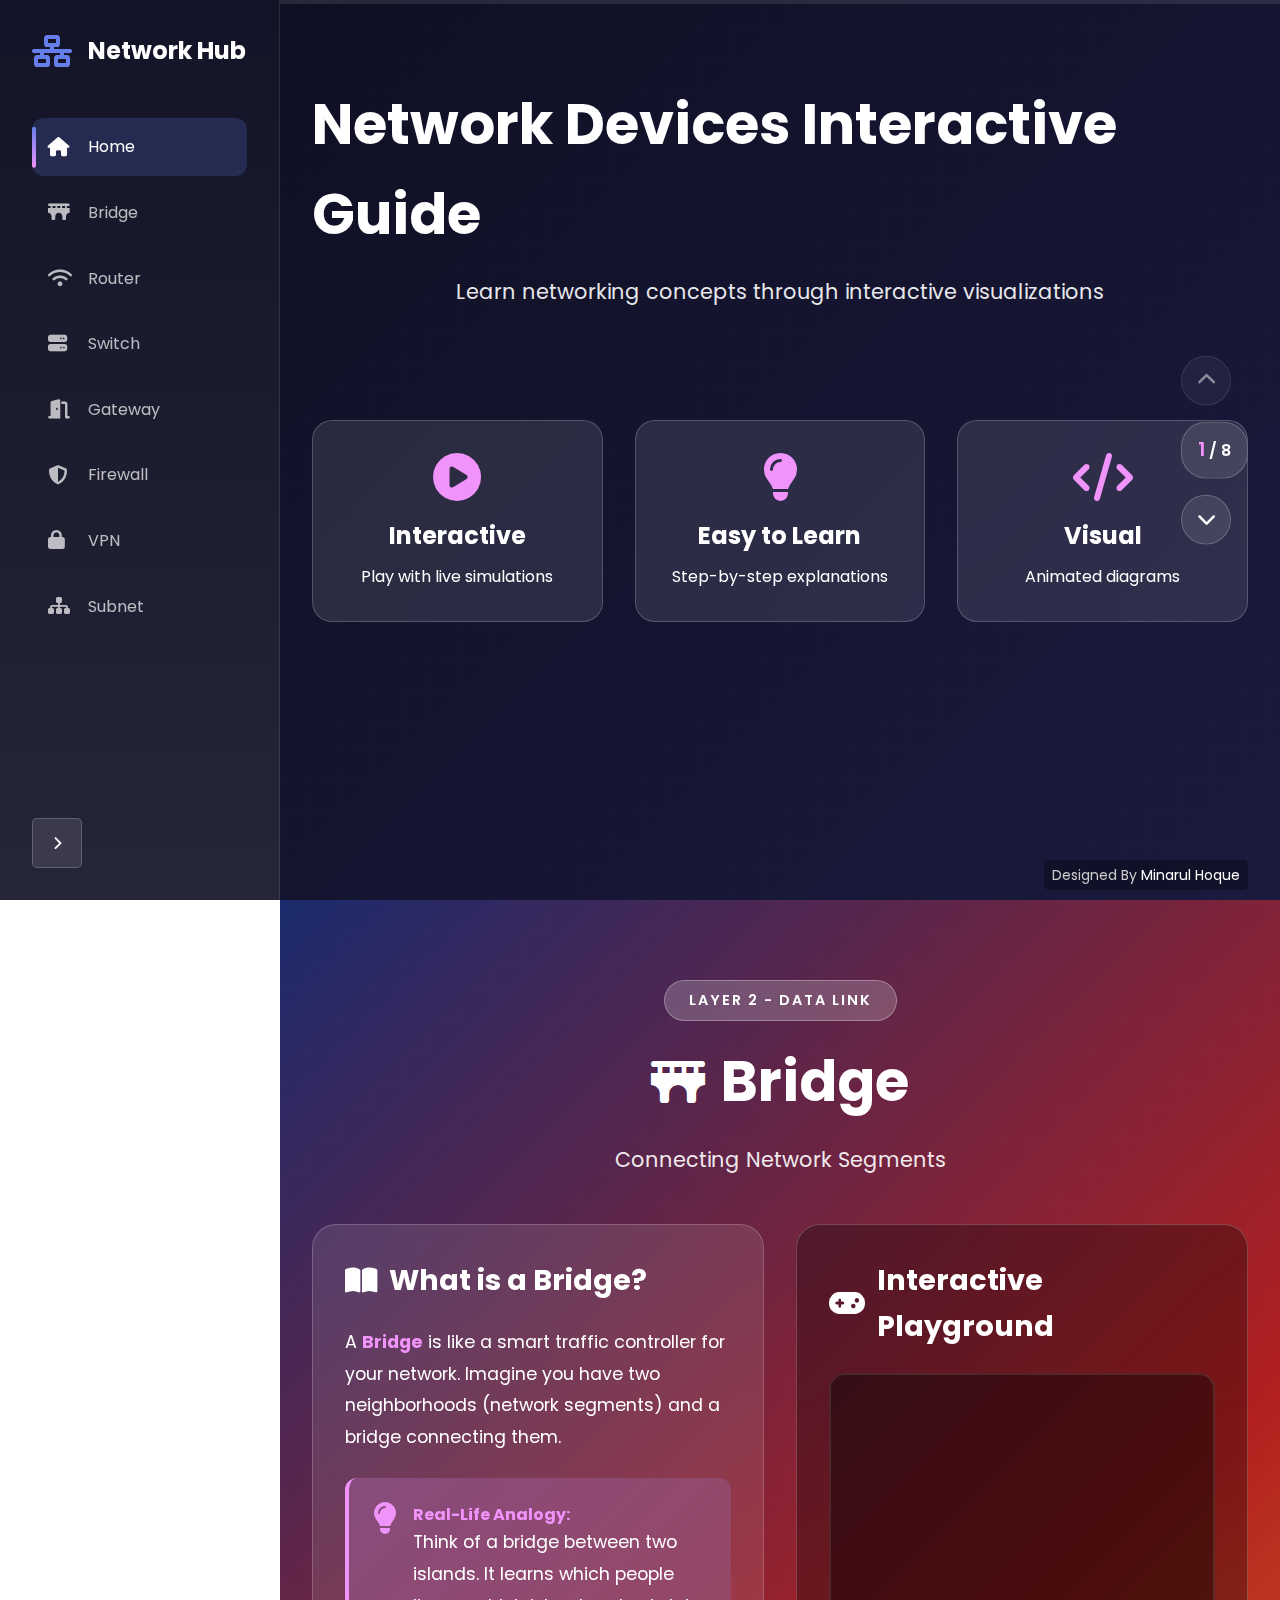
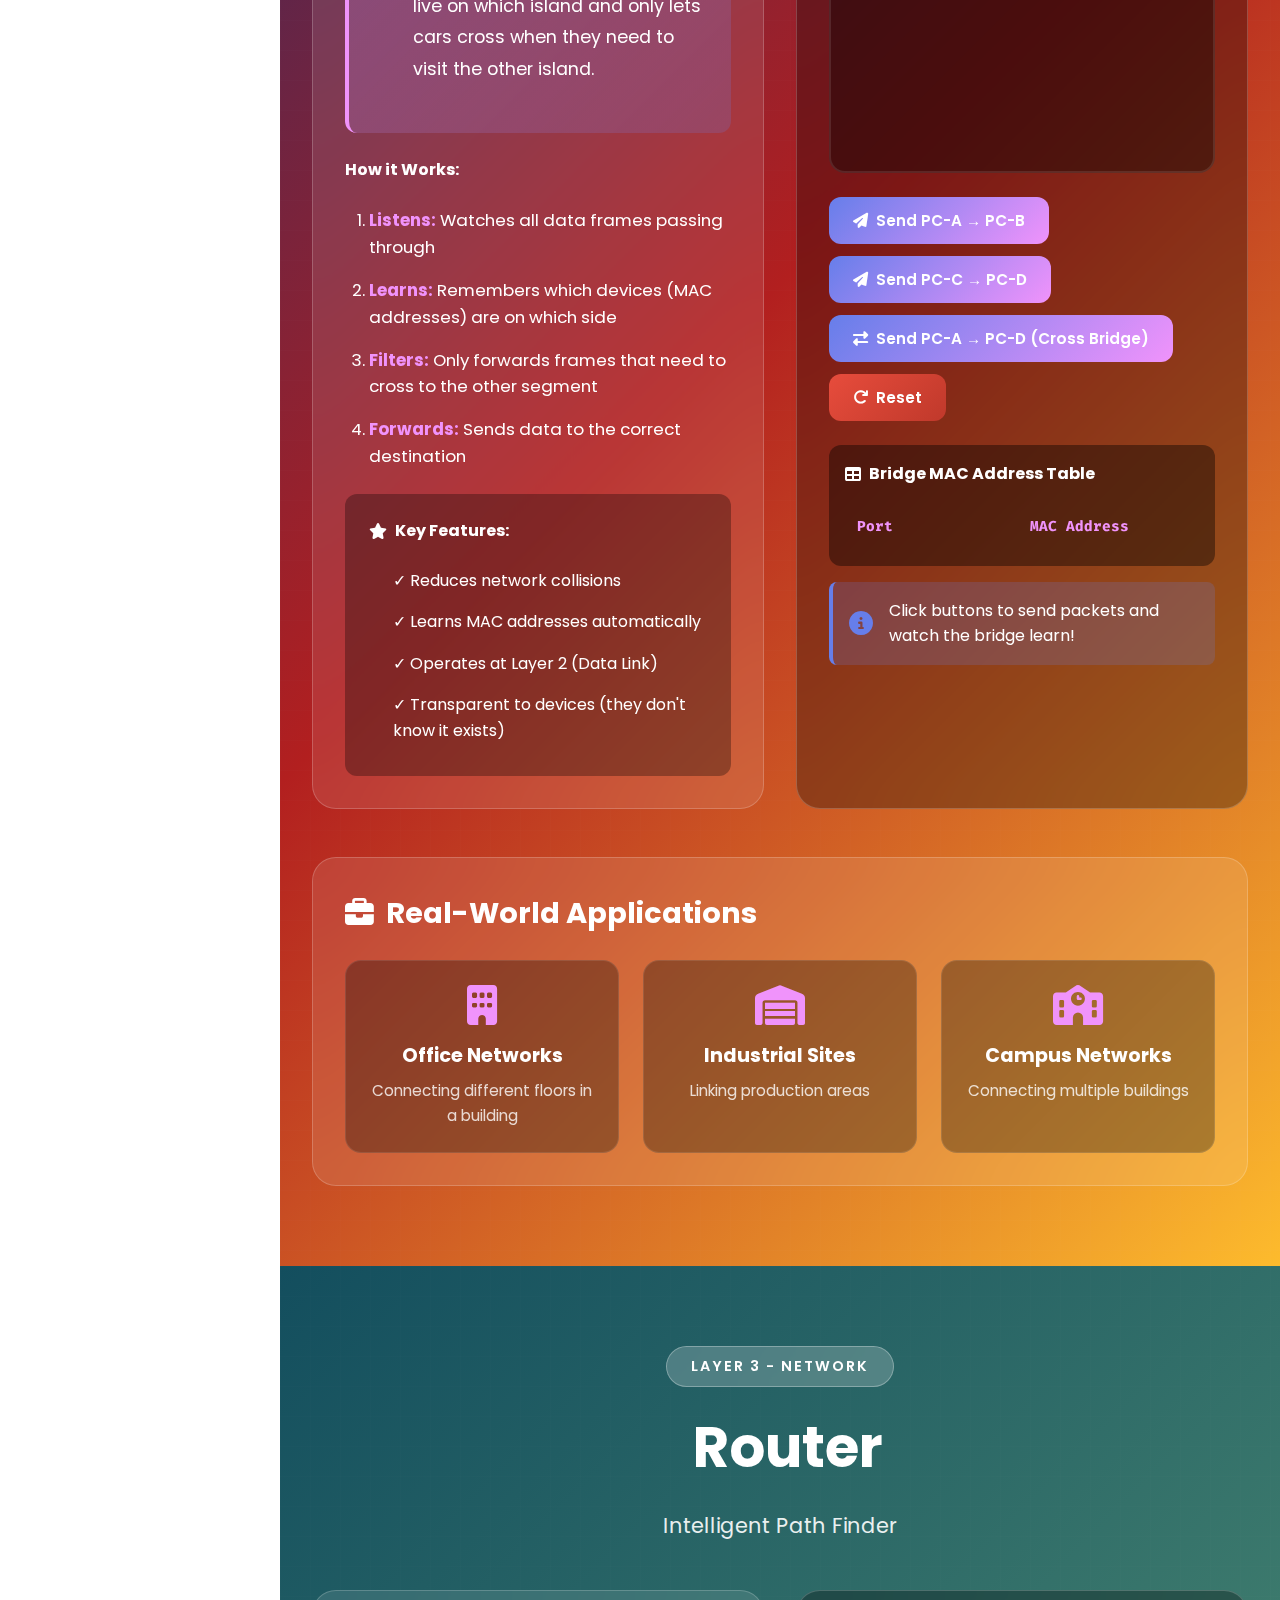
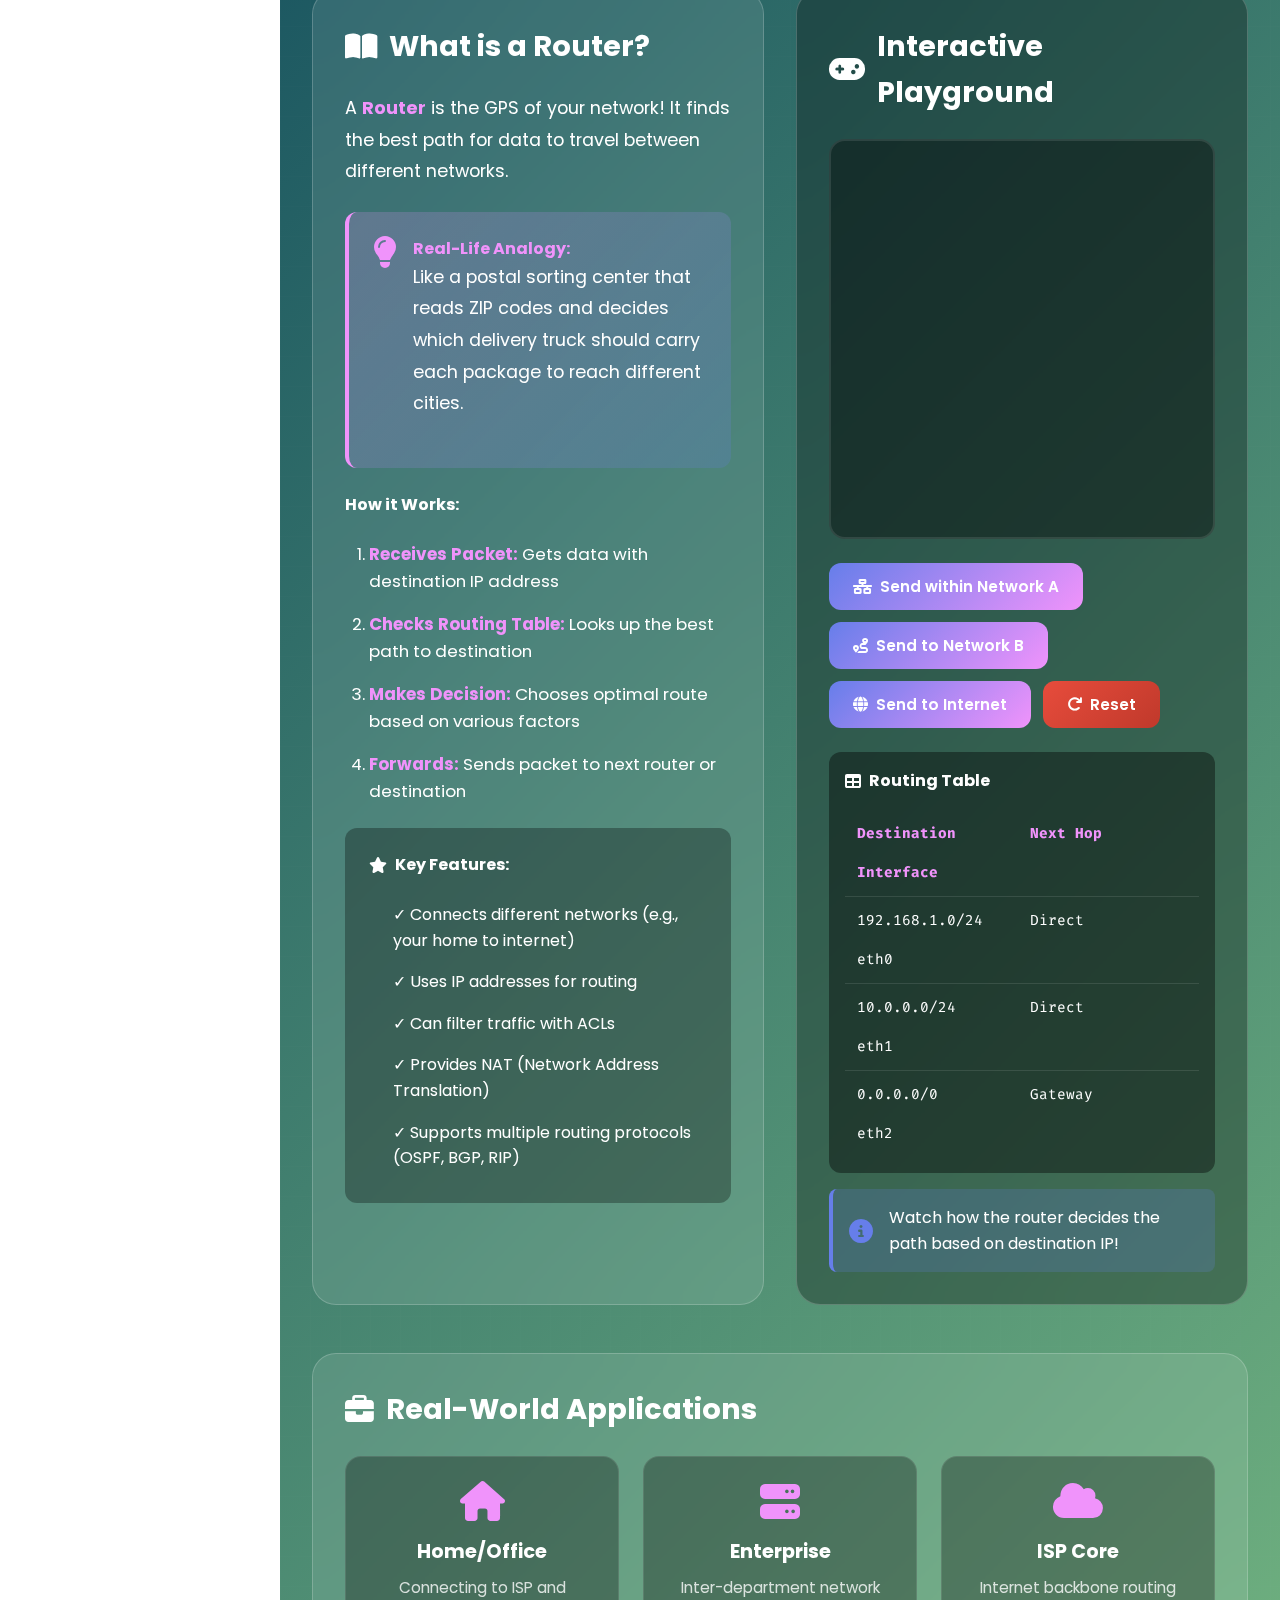
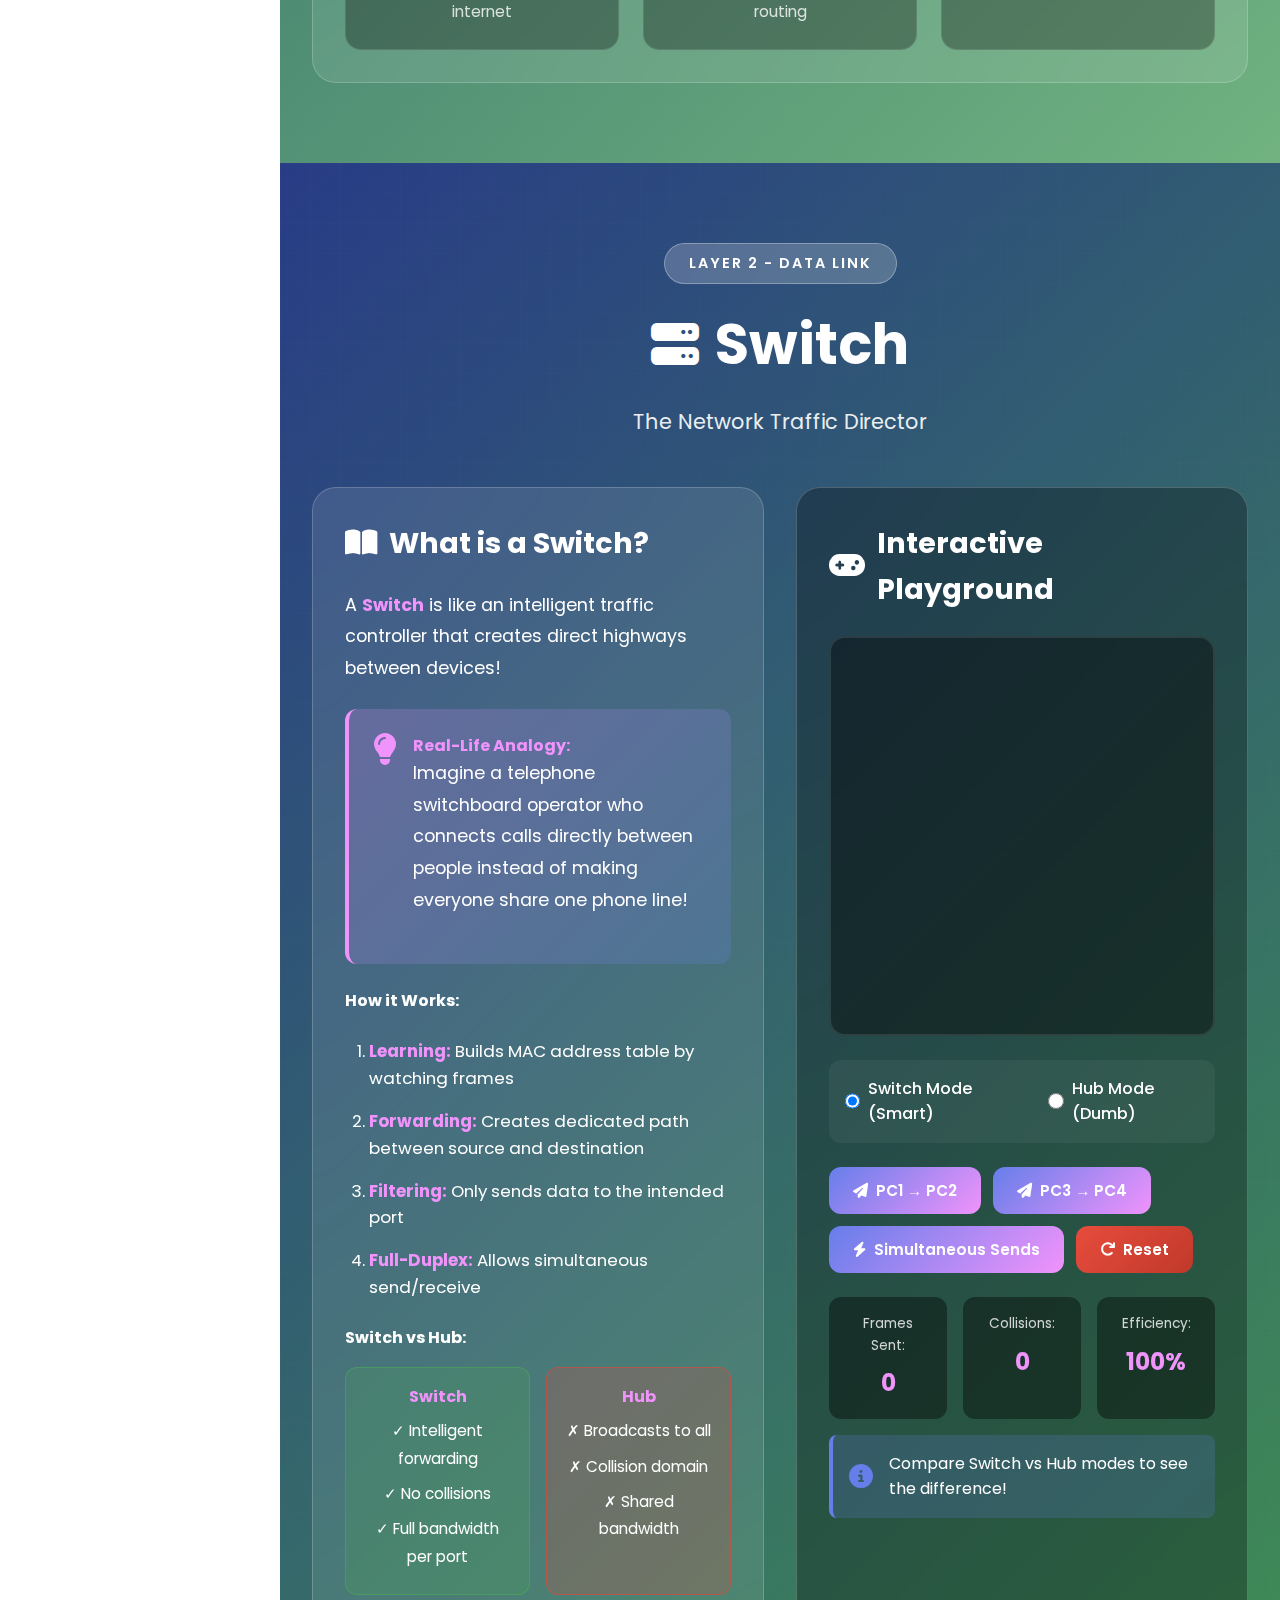
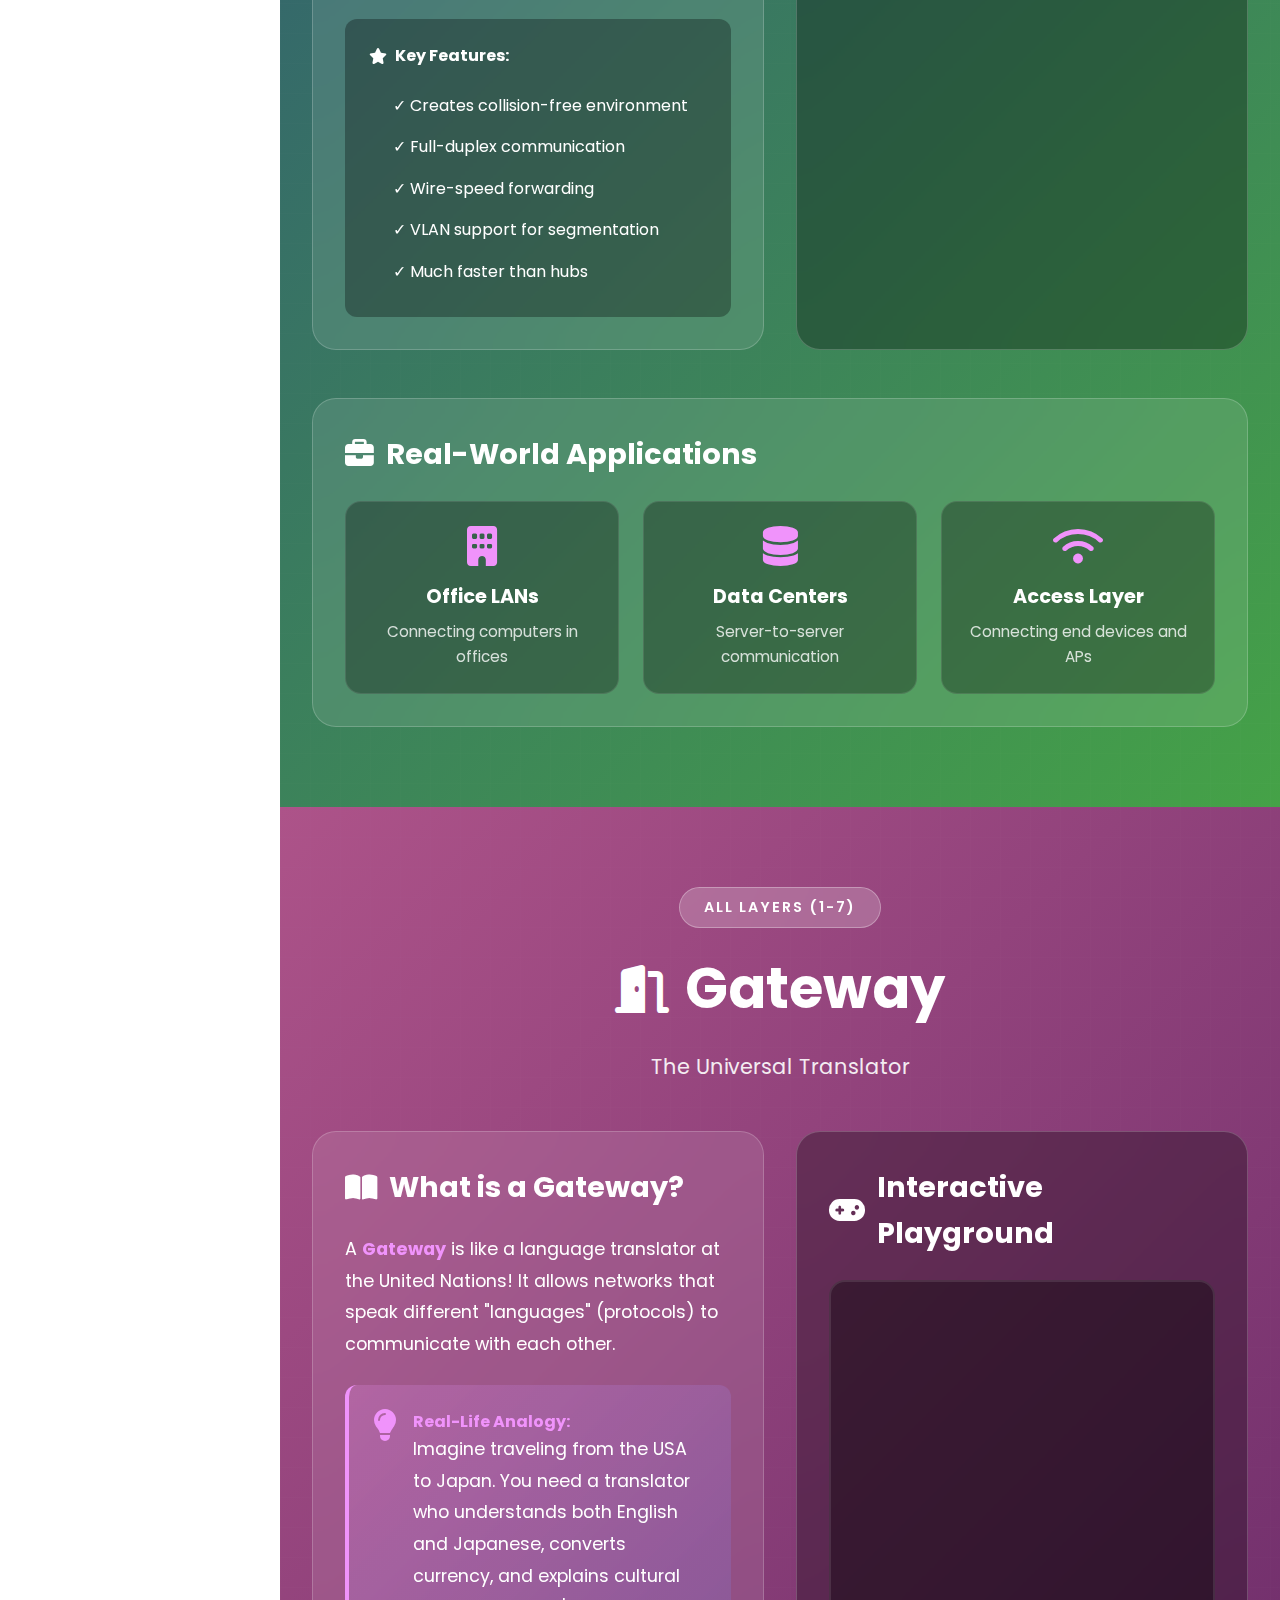
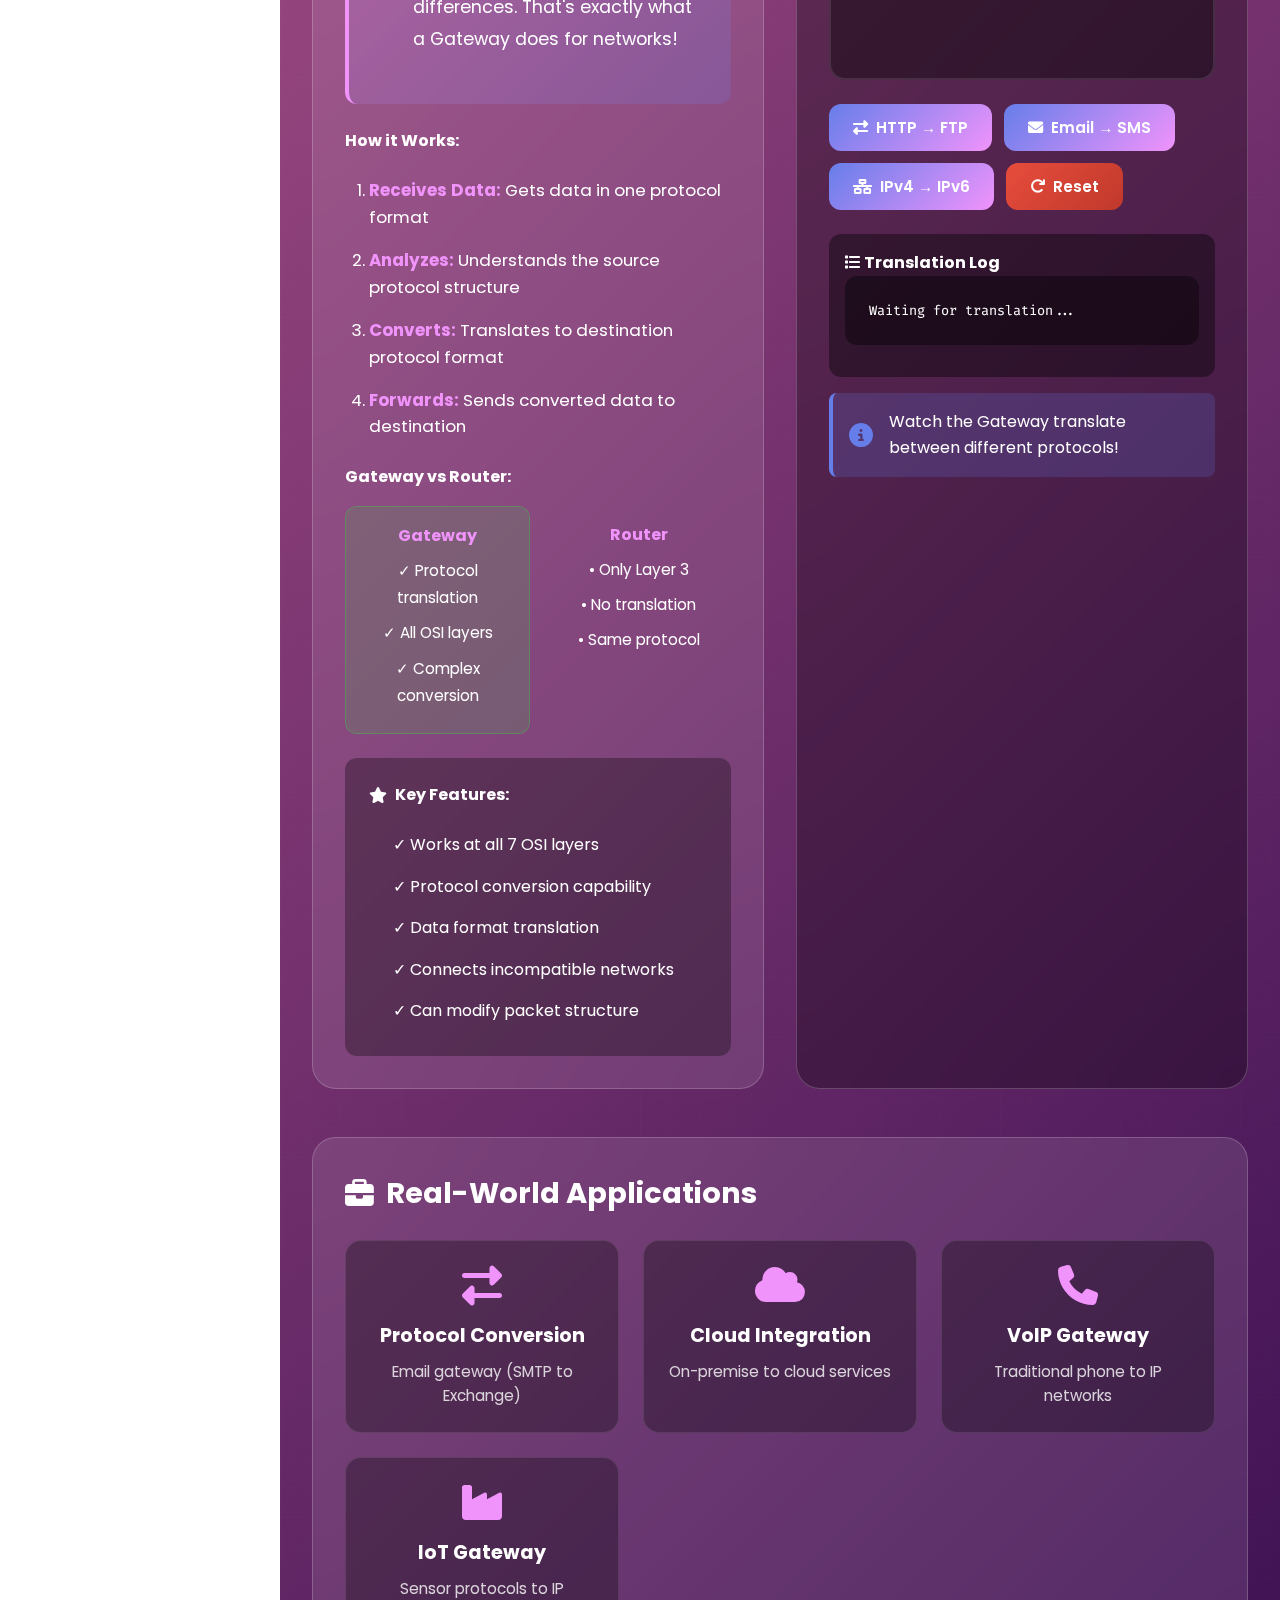
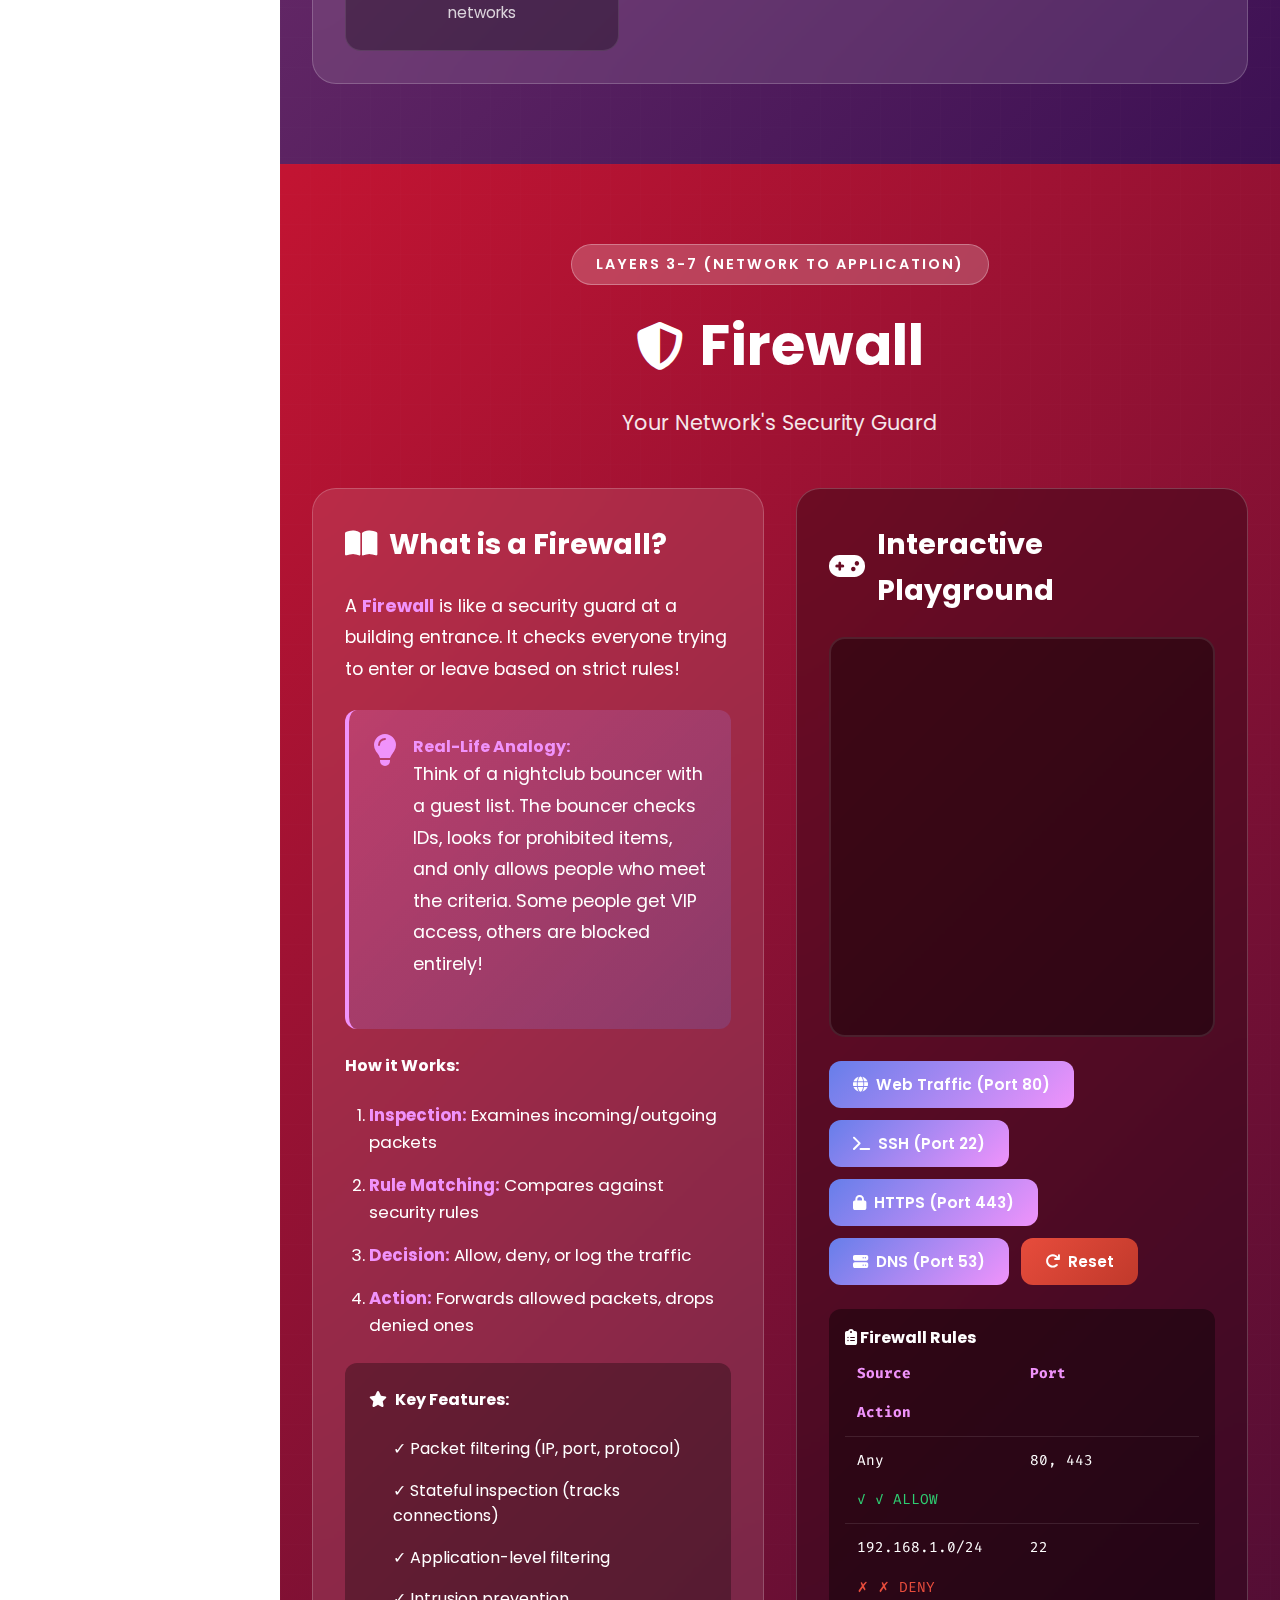
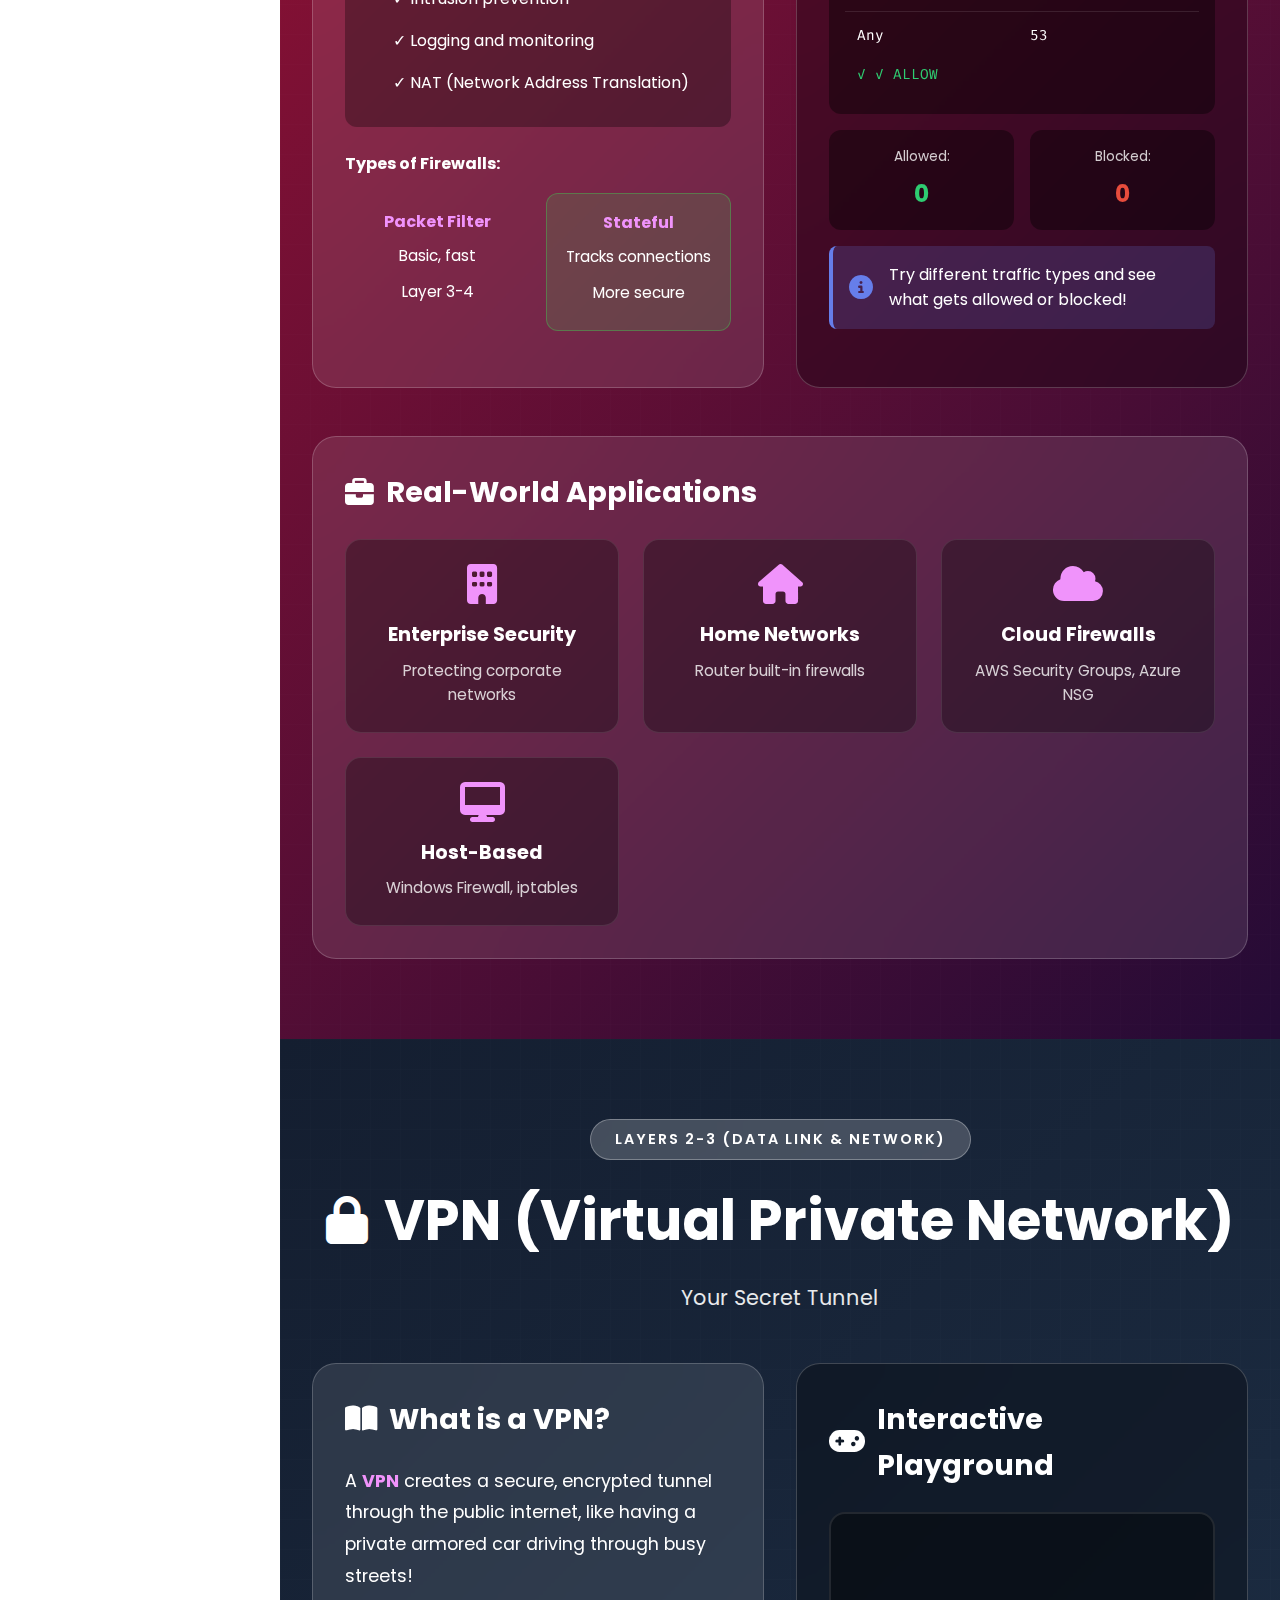
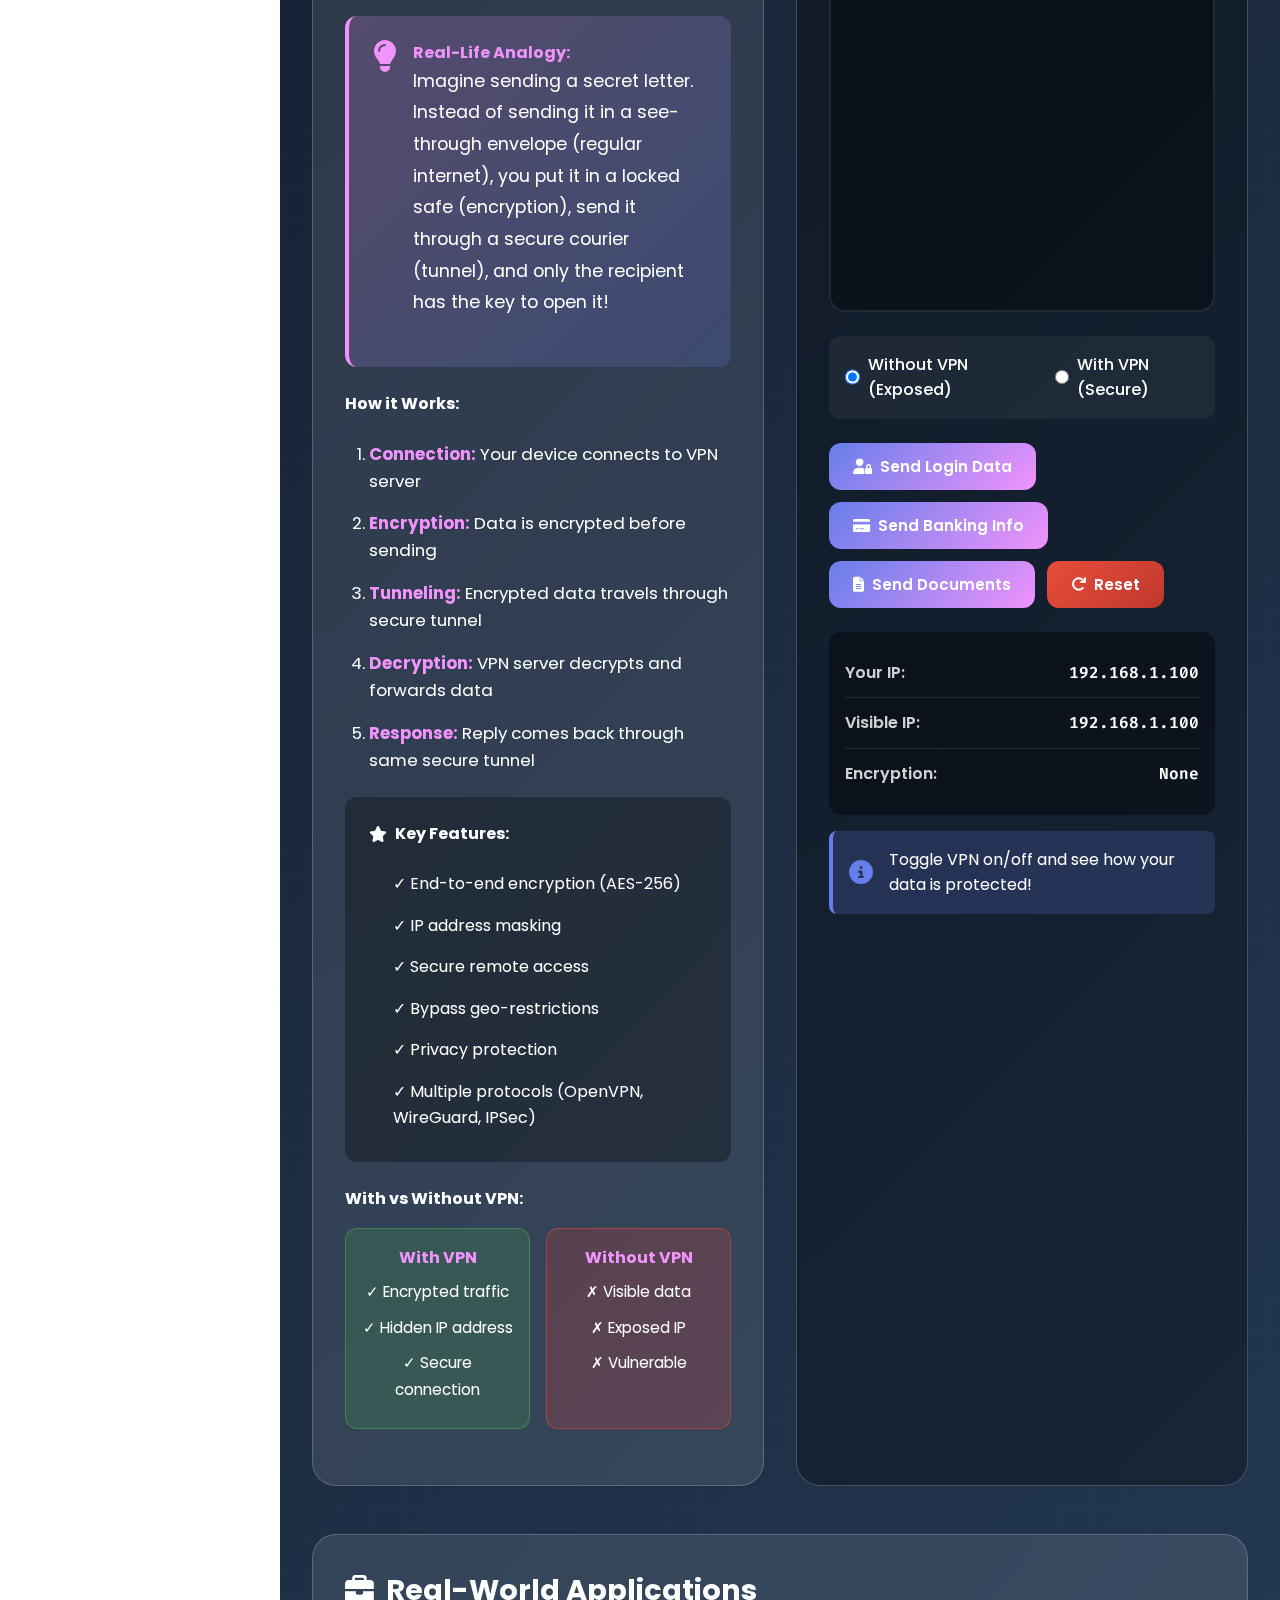
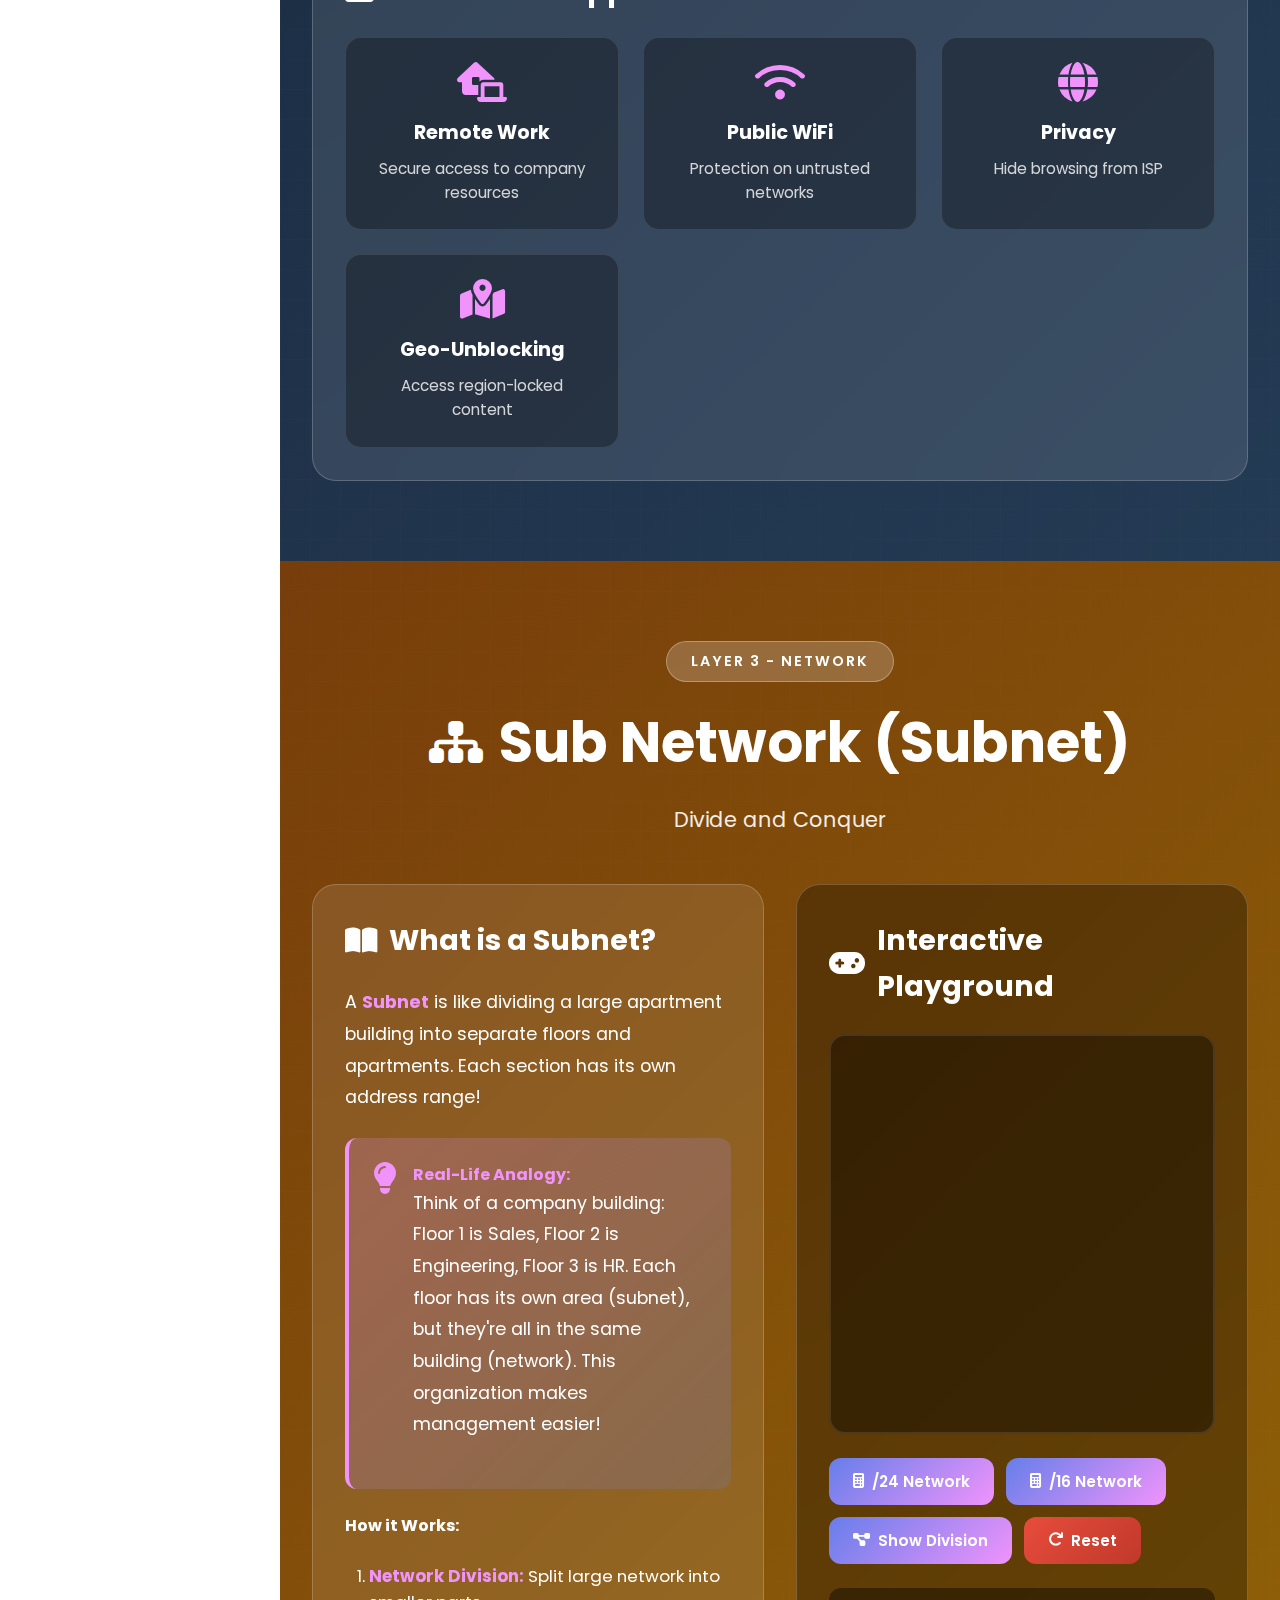
<file: visualizations/networking_guide/index.html>
<!DOCTYPE html>
<html lang="en">
<head>
    <meta charset="UTF-8">
    <meta name="viewport" content="width=device-width, initial-scale=1.0">
    <title>Interactive Networking Devices Guide</title>
    
    <!-- Google Fonts -->
    <link href="https://fonts.googleapis.com/css2?family=Poppins:wght@300;400;600;700&family=Fira+Code:wght@400;500&display=swap" rel="stylesheet">
    
    <!-- Font Awesome -->
    <link rel="stylesheet" href="https://cdnjs.cloudflare.com/ajax/libs/font-awesome/6.4.0/css/all.min.css">
    
    <!-- Custom CSS -->
    <link rel="stylesheet" href="./css/style.css">
</head>
<body>
    <!-- Navigation Sidebar -->
    <nav class="sidebar" id="sidebar">
        <div class="logo">
            <i class="fas fa-network-wired"></i>
            <span>Network Hub</span>
        </div>
        <ul class="nav-links">
            <li><a href="#intro" class="nav-link active" data-section="0">
                <i class="fas fa-home"></i>
                <span>Home</span>
            </a></li>
            <li><a href="#bridge" class="nav-link" data-section="1">
                <i class="fas fa-bridge"></i>
                <span>Bridge</span>
            </a></li>
            <li><a href="#router" class="nav-link" data-section="2">
               <i class="fa-solid fa-wifi"></i>
                <span>Router</span>
            </a></li>
            <li><a href="#switch" class="nav-link" data-section="3">
                <i class="fas fa-server"></i>
                <span>Switch</span>
            </a></li>
            <li><a href="#gateway" class="nav-link" data-section="4">
                <i class="fas fa-door-open"></i>
                <span>Gateway</span>
            </a></li>
            <li><a href="#firewall" class="nav-link" data-section="5">
                <i class="fas fa-shield-alt"></i>
                <span>Firewall</span>
            </a></li>
            <li><a href="#vpn" class="nav-link" data-section="6">
                <i class="fas fa-lock"></i>
                <span>VPN</span>
            </a></li>
            <li><a href="#subnet" class="nav-link" data-section="7">
                <i class="fas fa-sitemap"></i>
                <span>Subnet</span>
            </a></li>
        </ul>
        
    </nav>

    <!-- Main Content -->
    <main class="main-content" id="mainContent">
        <!-- Progress Bar -->
        <div class="progress-bar">
            <div class="progress-fill" id="progressFill"></div>
        </div>

        <!-- Section 0: Introduction -->
        <section class="slide intro-slide" id="intro" data-section="0">
            <div class="container">
                <h1 class="section-title">Network Devices Interactive Guide</h1>
                <p class="section-subtitle">Learn networking concepts through interactive visualizations</p>
                
                <div id="osiStackViz" class="osi-stack-container"></div>
                
                <div class="intro-features">
                    <div class="feature-card">
                        <i class="fas fa-play-circle"></i>
                        <h3>Interactive</h3>
                        <p>Play with live simulations</p>
                    </div>
                    <div class="feature-card">
                        <i class="fas fa-lightbulb"></i>
                        <h3>Easy to Learn</h3>
                        <p>Step-by-step explanations</p>
                    </div>
                    <div class="feature-card">
                        <i class="fas fa-code"></i>
                        <h3>Visual</h3>
                        <p>Animated diagrams</p>
                    </div>
                </div>
            </div>
        </section>

        <!-- Section 1: Bridge -->
        <section class="slide bridge-slide" id="bridge" data-section="1">
            <div class="container">
                <div class="section-header">
                    <div class="device-badge">Layer 2 - Data Link</div>
                    <h2 class="section-title">
                        <i class="fas fa-bridge"></i>
                        Bridge
                    </h2>
                    <p class="section-subtitle">Connecting Network Segments</p>
                </div>

                <div class="content-layout">
                    <!-- Explanation -->
                    <div class="explanation-panel">
                        <h3><i class="fas fa-book-open"></i> What is a Bridge?</h3>
                        <div class="explanation-content">
                            <p>A <strong>Bridge</strong> is like a smart traffic controller for your network. Imagine you have two neighborhoods (network segments) and a bridge connecting them.</p>
                            
                            <div class="analogy-box">
                                <i class="fas fa-lightbulb"></i>
                                <div>
                                    <strong>Real-Life Analogy:</strong>
                                    <p>Think of a bridge between two islands. It learns which people live on which island and only lets cars cross when they need to visit the other island.</p>
                                </div>
                            </div>

                            <h4>How it Works:</h4>
                            <ol class="step-list">
                                <li><strong>Listens:</strong> Watches all data frames passing through</li>
                                <li><strong>Learns:</strong> Remembers which devices (MAC addresses) are on which side</li>
                                <li><strong>Filters:</strong> Only forwards frames that need to cross to the other segment</li>
                                <li><strong>Forwards:</strong> Sends data to the correct destination</li>
                            </ol>

                            <div class="key-points">
                                <h4><i class="fas fa-star"></i> Key Features:</h4>
                                <ul>
                                    <li>✓ Reduces network collisions</li>
                                    <li>✓ Learns MAC addresses automatically</li>
                                    <li>✓ Operates at Layer 2 (Data Link)</li>
                                    <li>✓ Transparent to devices (they don't know it exists)</li>
                                </ul>
                            </div>
                        </div>
                    </div>

                    <!-- Interactive Playground -->
                    <div class="playground-panel">
                        <h3><i class="fas fa-gamepad"></i> Interactive Playground</h3>
                        <div class="playground-content">
                            <div id="bridgeSimulation" class="simulation-area"></div>
                            
                            <div class="simulation-controls">
                                <button class="control-btn" onclick="bridgeDemo.sendPacket('PC-A', 'PC-B')">
                                    <i class="fas fa-paper-plane"></i> Send PC-A → PC-B
                                </button>
                                <button class="control-btn" onclick="bridgeDemo.sendPacket('PC-C', 'PC-D')">
                                    <i class="fas fa-paper-plane"></i> Send PC-C → PC-D
                                </button>
                                <button class="control-btn" onclick="bridgeDemo.sendPacket('PC-A', 'PC-D')">
                                    <i class="fas fa-exchange-alt"></i> Send PC-A → PC-D (Cross Bridge)
                                </button>
                                <button class="control-btn reset-btn" onclick="bridgeDemo.reset()">
                                    <i class="fas fa-redo"></i> Reset
                                </button>
                            </div>

                            <div class="mac-table">
                                <h4><i class="fas fa-table"></i> Bridge MAC Address Table</h4>
                                <div id="macTable" class="table-content">
                                    <div class="table-row header">
                                        <span>Port</span>
                                        <span>MAC Address</span>
                                    </div>
                                </div>
                            </div>
                            

                            <div class="info-box">
                                <i class="fas fa-info-circle"></i>
                                <p>Click buttons to send packets and watch the bridge learn!</p>
                            </div>
                        </div>
                    </div>
                </div>

                <!-- Real-World Applications -->
                <div class="applications-section">
                    <h3><i class="fas fa-briefcase"></i> Real-World Applications</h3>
                    <div class="app-grid">
                        <div class="app-card">
                            <i class="fas fa-building"></i>
                            <h4>Office Networks</h4>
                            <p>Connecting different floors in a building</p>
                        </div>
                        <div class="app-card">
                            <i class="fas fa-warehouse"></i>
                            <h4>Industrial Sites</h4>
                            <p>Linking production areas</p>
                        </div>
                        <div class="app-card">
                            <i class="fas fa-school"></i>
                            <h4>Campus Networks</h4>
                            <p>Connecting multiple buildings</p>
                        </div>
                    </div>
                </div>
            </div>
        </section>

        <!-- Section 2: Router -->
        <section class="slide router-slide" id="router" data-section="2">
            <div class="container">
                <div class="section-header">
                    <div class="device-badge">Layer 3 - Network</div>
                    <h2 class="section-title">
                        <i class="fas fa-router"></i>
                        Router
                    </h2>
                    <p class="section-subtitle">Intelligent Path Finder</p>
                </div>

                <div class="content-layout">
                    <div class="explanation-panel">
                        <h3><i class="fas fa-book-open"></i> What is a Router?</h3>
                        <div class="explanation-content">
                            <p>A <strong>Router</strong> is the GPS of your network! It finds the best path for data to travel between different networks.</p>
                            
                            <div class="analogy-box">
                                <i class="fas fa-lightbulb"></i>
                                <div>
                                    <strong>Real-Life Analogy:</strong>
                                    <p>Like a postal sorting center that reads ZIP codes and decides which delivery truck should carry each package to reach different cities.</p>
                                </div>
                            </div>

                            <h4>How it Works:</h4>
                            <ol class="step-list">
                                <li><strong>Receives Packet:</strong> Gets data with destination IP address</li>
                                <li><strong>Checks Routing Table:</strong> Looks up the best path to destination</li>
                                <li><strong>Makes Decision:</strong> Chooses optimal route based on various factors</li>
                                <li><strong>Forwards:</strong> Sends packet to next router or destination</li>
                            </ol>

                            <div class="key-points">
                                <h4><i class="fas fa-star"></i> Key Features:</h4>
                                <ul>
                                    <li>✓ Connects different networks (e.g., your home to internet)</li>
                                    <li>✓ Uses IP addresses for routing</li>
                                    <li>✓ Can filter traffic with ACLs</li>
                                    <li>✓ Provides NAT (Network Address Translation)</li>
                                    <li>✓ Supports multiple routing protocols (OSPF, BGP, RIP)</li>
                                </ul>
                            </div>
                        </div>
                    </div>

                    <div class="playground-panel">
                        <h3><i class="fas fa-gamepad"></i> Interactive Playground</h3>
                        <div class="playground-content">
                            <div id="routerSimulation" class="simulation-area"></div>
                            
                            <div class="simulation-controls">
                                <button class="control-btn" onclick="routerDemo.sendPacket('192.168.1.10', '192.168.1.20')">
                                    <i class="fas fa-network-wired"></i> Send within Network A
                                </button>
                                <button class="control-btn" onclick="routerDemo.sendPacket('192.168.1.10', '10.0.0.5')">
                                    <i class="fas fa-route"></i> Send to Network B
                                </button>
                                <button class="control-btn" onclick="routerDemo.sendPacket('192.168.1.10', '8.8.8.8')">
                                    <i class="fas fa-globe"></i> Send to Internet
                                </button>
                                <button class="control-btn reset-btn" onclick="routerDemo.reset()">
                                    <i class="fas fa-redo"></i> Reset
                                </button>
                            </div>

                            <div class="routing-table">
                                <h4><i class="fas fa-table"></i> Routing Table</h4>
                                <div id="routingTable" class="table-content">
                                    <div class="table-row header">
                                        <span>Destination</span>
                                        <span>Next Hop</span>
                                        <span>Interface</span>
                                    </div>
                                    <div class="table-row">
                                        <span>192.168.1.0/24</span>
                                        <span>Direct</span>
                                        <span>eth0</span>
                                    </div>
                                    <div class="table-row">
                                        <span>10.0.0.0/24</span>
                                        <span>Direct</span>
                                        <span>eth1</span>
                                    </div>
                                    <div class="table-row">
                                        <span>0.0.0.0/0</span>
                                        <span>Gateway</span>
                                        <span>eth2</span>
                                    </div>
                                </div>
                            </div>

                            <div class="info-box">
                                <i class="fas fa-info-circle"></i>
                                <p>Watch how the router decides the path based on destination IP!</p>
                            </div>
                        </div>
                    </div>
                </div>

                <div class="applications-section">
                    <h3><i class="fas fa-briefcase"></i> Real-World Applications</h3>
                    <div class="app-grid">
                        <div class="app-card">
                            <i class="fas fa-home"></i>
                            <h4>Home/Office</h4>
                            <p>Connecting to ISP and internet</p>
                        </div>
                        <div class="app-card">
                            <i class="fas fa-server"></i>
                            <h4>Enterprise</h4>
                            <p>Inter-department network routing</p>
                        </div>
                        <div class="app-card">
                            <i class="fas fa-cloud"></i>
                            <h4>ISP Core</h4>
                            <p>Internet backbone routing</p>
                        </div>
                    </div>
                </div>
            </div>
        </section>

        <!-- Section 3: Switch -->
        <section class="slide switch-slide" id="switch" data-section="3">
            <div class="container">
                <div class="section-header">
                    <div class="device-badge">Layer 2 - Data Link</div>
                    <h2 class="section-title">
                        <i class="fas fa-server"></i>
                        Switch
                    </h2>
                    <p class="section-subtitle">The Network Traffic Director</p>
                </div>

                <div class="content-layout">
                    <div class="explanation-panel">
                        <h3><i class="fas fa-book-open"></i> What is a Switch?</h3>
                        <div class="explanation-content">
                            <p>A <strong>Switch</strong> is like an intelligent traffic controller that creates direct highways between devices!</p>
                            
                            <div class="analogy-box">
                                <i class="fas fa-lightbulb"></i>
                                <div>
                                    <strong>Real-Life Analogy:</strong>
                                    <p>Imagine a telephone switchboard operator who connects calls directly between people instead of making everyone share one phone line!</p>
                                </div>
                            </div>

                            <h4>How it Works:</h4>
                            <ol class="step-list">
                                <li><strong>Learning:</strong> Builds MAC address table by watching frames</li>
                                <li><strong>Forwarding:</strong> Creates dedicated path between source and destination</li>
                                <li><strong>Filtering:</strong> Only sends data to the intended port</li>
                                <li><strong>Full-Duplex:</strong> Allows simultaneous send/receive</li>
                            </ol>

                            <div class="comparison-box">
                                <h4>Switch vs Hub:</h4>
                                <div class="comparison-grid">
                                    <div class="comparison-item good">
                                        <strong>Switch</strong>
                                        <p>✓ Intelligent forwarding</p>
                                        <p>✓ No collisions</p>
                                        <p>✓ Full bandwidth per port</p>
                                    </div>
                                    <div class="comparison-item bad">
                                        <strong>Hub</strong>
                                        <p>✗ Broadcasts to all</p>
                                        <p>✗ Collision domain</p>
                                        <p>✗ Shared bandwidth</p>
                                    </div>
                                </div>
                            </div>

                            <div class="key-points">
                                <h4><i class="fas fa-star"></i> Key Features:</h4>
                                <ul>
                                    <li>✓ Creates collision-free environment</li>
                                    <li>✓ Full-duplex communication</li>
                                    <li>✓ Wire-speed forwarding</li>
                                    <li>✓ VLAN support for segmentation</li>
                                    <li>✓ Much faster than hubs</li>
                                </ul>
                            </div>
                        </div>
                    </div>

                    <div class="playground-panel">
                        <h3><i class="fas fa-gamepad"></i> Interactive Playground</h3>
                        <div class="playground-content">
                            <div id="switchSimulation" class="simulation-area"></div>
                            
                            <div class="mode-selector">
                                <label>
                                    <input type="radio" name="switchMode" value="switch" checked onchange="switchDemo.setMode('switch')">
                                    Switch Mode (Smart)
                                </label>
                                <label>
                                    <input type="radio" name="switchMode" value="hub" onchange="switchDemo.setMode('hub')">
                                    Hub Mode (Dumb)
                                </label>
                            </div>

                            <div class="simulation-controls">
                                <button class="control-btn" onclick="switchDemo.sendFrame('PC1', 'PC2')">
                                    <i class="fas fa-paper-plane"></i> PC1 → PC2
                                </button>
                                <button class="control-btn" onclick="switchDemo.sendFrame('PC3', 'PC4')">
                                    <i class="fas fa-paper-plane"></i> PC3 → PC4
                                </button>
                                <button class="control-btn" onclick="switchDemo.simultaneousSend()">
                                    <i class="fas fa-bolt"></i> Simultaneous Sends
                                </button>
                                <button class="control-btn reset-btn" onclick="switchDemo.reset()">
                                    <i class="fas fa-redo"></i> Reset
                                </button>
                            </div>

                            <div class="switch-stats">
                                <div class="stat">
                                    <span class="stat-label">Frames Sent:</span>
                                    <span class="stat-value" id="framesSent">0</span>
                                </div>
                                <div class="stat">
                                    <span class="stat-label">Collisions:</span>
                                    <span class="stat-value" id="collisions">0</span>
                                </div>
                                <div class="stat">
                                    <span class="stat-label">Efficiency:</span>
                                    <span class="stat-value" id="efficiency">100%</span>
                                </div>
                            </div>

                            <div class="info-box">
                                <i class="fas fa-info-circle"></i>
                                <p>Compare Switch vs Hub modes to see the difference!</p>
                            </div>
                        </div>
                    </div>
                </div>

                <div class="applications-section">
                    <h3><i class="fas fa-briefcase"></i> Real-World Applications</h3>
                    <div class="app-grid">
                        <div class="app-card">
                            <i class="fas fa-building"></i>
                            <h4>Office LANs</h4>
                            <p>Connecting computers in offices</p>
                        </div>
                        <div class="app-card">
                            <i class="fas fa-database"></i>
                            <h4>Data Centers</h4>
                            <p>Server-to-server communication</p>
                        </div>
                        <div class="app-card">
                            <i class="fas fa-wifi"></i>
                            <h4>Access Layer</h4>
                            <p>Connecting end devices and APs</p>
                        </div>
                    </div>
                </div>
            </div>
        </section>


        <!-- ============================================
     ADD THESE SECTIONS AFTER SWITCH SECTION
     IN index-enhanced.html (line ~350)
     ============================================ -->

        <!-- Section 4: Gateway -->
        <section class="slide gateway-slide" id="gateway" data-section="4">
            <div class="container">
                <div class="section-header">
                    <div class="device-badge">All Layers (1-7)</div>
                    <h2 class="section-title">
                        <i class="fas fa-door-open"></i>
                        Gateway
                    </h2>
                    <p class="section-subtitle">The Universal Translator</p>
                </div>

                <div class="content-layout">
                    <div class="explanation-panel">
                        <h3><i class="fas fa-book-open"></i> What is a Gateway?</h3>
                        <div class="explanation-content">
                            <p>A <strong>Gateway</strong> is like a language translator at the United Nations! It allows networks that speak different "languages" (protocols) to communicate with each other.</p>
                            
                            <div class="analogy-box">
                                <i class="fas fa-lightbulb"></i>
                                <div>
                                    <strong>Real-Life Analogy:</strong>
                                    <p>Imagine traveling from the USA to Japan. You need a translator who understands both English and Japanese, converts currency, and explains cultural differences. That's exactly what a Gateway does for networks!</p>
                                </div>
                            </div>

                            <h4>How it Works:</h4>
                            <ol class="step-list">
                                <li><strong>Receives Data:</strong> Gets data in one protocol format</li>
                                <li><strong>Analyzes:</strong> Understands the source protocol structure</li>
                                <li><strong>Converts:</strong> Translates to destination protocol format</li>
                                <li><strong>Forwards:</strong> Sends converted data to destination</li>
                            </ol>

                            <div class="comparison-box">
                                <h4>Gateway vs Router:</h4>
                                <div class="comparison-grid">
                                    <div class="comparison-item good">
                                        <strong>Gateway</strong>
                                        <p>✓ Protocol translation</p>
                                        <p>✓ All OSI layers</p>
                                        <p>✓ Complex conversion</p>
                                    </div>
                                    <div class="comparison-item">
                                        <strong>Router</strong>
                                        <p>• Only Layer 3</p>
                                        <p>• No translation</p>
                                        <p>• Same protocol</p>
                                    </div>
                                </div>
                            </div>

                            <div class="key-points">
                                <h4><i class="fas fa-star"></i> Key Features:</h4>
                                <ul>
                                    <li>✓ Works at all 7 OSI layers</li>
                                    <li>✓ Protocol conversion capability</li>
                                    <li>✓ Data format translation</li>
                                    <li>✓ Connects incompatible networks</li>
                                    <li>✓ Can modify packet structure</li>
                                </ul>
                            </div>
                        </div>
                    </div>

                    <div class="playground-panel">
                        <h3><i class="fas fa-gamepad"></i> Interactive Playground</h3>
                        <div class="playground-content">
                            <div id="gatewaySimulation" class="simulation-area"></div>
                            
                            <div class="simulation-controls">
                                <button class="control-btn" onclick="gatewayDemo.translate('HTTP', 'FTP')">
                                    <i class="fas fa-exchange-alt"></i> HTTP → FTP
                                </button>
                                <button class="control-btn" onclick="gatewayDemo.translate('Email', 'SMS')">
                                    <i class="fas fa-envelope"></i> Email → SMS
                                </button>
                                <button class="control-btn" onclick="gatewayDemo.translate('IPv4', 'IPv6')">
                                    <i class="fas fa-network-wired"></i> IPv4 → IPv6
                                </button>
                                <button class="control-btn reset-btn" onclick="gatewayDemo.reset()">
                                    <i class="fas fa-redo"></i> Reset
                                </button>
                            </div>

                            <div class="translation-log">
                                <h4><i class="fas fa-list"></i> Translation Log</h4>
                                <div id="translationLog" class="log-content">
                                    <div class="log-entry">Waiting for translation...</div>
                                </div>
                            </div>

                            <div class="info-box">
                                <i class="fas fa-info-circle"></i>
                                <p>Watch the Gateway translate between different protocols!</p>
                            </div>
                        </div>
                    </div>
                </div>

                <div class="applications-section">
                    <h3><i class="fas fa-briefcase"></i> Real-World Applications</h3>
                    <div class="app-grid">
                        <div class="app-card">
                            <i class="fas fa-exchange-alt"></i>
                            <h4>Protocol Conversion</h4>
                            <p>Email gateway (SMTP to Exchange)</p>
                        </div>
                        <div class="app-card">
                            <i class="fas fa-cloud"></i>
                            <h4>Cloud Integration</h4>
                            <p>On-premise to cloud services</p>
                        </div>
                        <div class="app-card">
                            <i class="fas fa-phone"></i>
                            <h4>VoIP Gateway</h4>
                            <p>Traditional phone to IP networks</p>
                        </div>
                        <div class="app-card">
                            <i class="fas fa-industry"></i>
                            <h4>IoT Gateway</h4>
                            <p>Sensor protocols to IP networks</p>
                        </div>
                    </div>
                </div>
            </div>
        </section>

        <!-- Section 5: Firewall -->
        <section class="slide firewall-slide" id="firewall" data-section="5">
            <div class="container">
                <div class="section-header">
                    <div class="device-badge">Layers 3-7 (Network to Application)</div>
                    <h2 class="section-title">
                        <i class="fas fa-shield-alt"></i>
                        Firewall
                    </h2>
                    <p class="section-subtitle">Your Network's Security Guard</p>
                </div>

                <div class="content-layout">
                    <div class="explanation-panel">
                        <h3><i class="fas fa-book-open"></i> What is a Firewall?</h3>
                        <div class="explanation-content">
                            <p>A <strong>Firewall</strong> is like a security guard at a building entrance. It checks everyone trying to enter or leave based on strict rules!</p>
                            
                            <div class="analogy-box">
                                <i class="fas fa-lightbulb"></i>
                                <div>
                                    <strong>Real-Life Analogy:</strong>
                                    <p>Think of a nightclub bouncer with a guest list. The bouncer checks IDs, looks for prohibited items, and only allows people who meet the criteria. Some people get VIP access, others are blocked entirely!</p>
                                </div>
                            </div>

                            <h4>How it Works:</h4>
                            <ol class="step-list">
                                <li><strong>Inspection:</strong> Examines incoming/outgoing packets</li>
                                <li><strong>Rule Matching:</strong> Compares against security rules</li>
                                <li><strong>Decision:</strong> Allow, deny, or log the traffic</li>
                                <li><strong>Action:</strong> Forwards allowed packets, drops denied ones</li>
                            </ol>

                            <div class="key-points">
                                <h4><i class="fas fa-star"></i> Key Features:</h4>
                                <ul>
                                    <li>✓ Packet filtering (IP, port, protocol)</li>
                                    <li>✓ Stateful inspection (tracks connections)</li>
                                    <li>✓ Application-level filtering</li>
                                    <li>✓ Intrusion prevention</li>
                                    <li>✓ Logging and monitoring</li>
                                    <li>✓ NAT (Network Address Translation)</li>
                                </ul>
                            </div>

                            <div class="comparison-box">
                                <h4>Types of Firewalls:</h4>
                                <div class="comparison-grid">
                                    <div class="comparison-item">
                                        <strong>Packet Filter</strong>
                                        <p>Basic, fast</p>
                                        <p>Layer 3-4</p>
                                    </div>
                                    <div class="comparison-item good">
                                        <strong>Stateful</strong>
                                        <p>Tracks connections</p>
                                        <p>More secure</p>
                                    </div>
                                </div>
                            </div>
                        </div>
                    </div>

                    <div class="playground-panel">
                        <h3><i class="fas fa-gamepad"></i> Interactive Playground</h3>
                        <div class="playground-content">
                            <div id="firewallSimulation" class="simulation-area"></div>
                            
                            <div class="simulation-controls">
                                <button class="control-btn" onclick="firewallDemo.sendPacket('192.168.1.10', '80', 'TCP')">
                                    <i class="fas fa-globe"></i> Web Traffic (Port 80)
                                </button>
                                <button class="control-btn" onclick="firewallDemo.sendPacket('192.168.1.10', '22', 'TCP')">
                                    <i class="fas fa-terminal"></i> SSH (Port 22)
                                </button>
                                <button class="control-btn" onclick="firewallDemo.sendPacket('10.0.0.5', '443', 'TCP')">
                                    <i class="fas fa-lock"></i> HTTPS (Port 443)
                                </button>
                                <button class="control-btn" onclick="firewallDemo.sendPacket('8.8.8.8', '53', 'UDP')">
                                    <i class="fas fa-server"></i> DNS (Port 53)
                                </button>
                                <button class="control-btn reset-btn" onclick="firewallDemo.reset()">
                                    <i class="fas fa-redo"></i> Reset
                                </button>
                            </div>

                            <div class="firewall-rules">
                                <h4><i class="fas fa-clipboard-list"></i> Firewall Rules</h4>
                                <div id="firewallRules" class="table-content">
                                    <div class="table-row header">
                                        <span>Source</span>
                                        <span>Port</span>
                                        <span>Action</span>
                                    </div>
                                    <div class="table-row">
                                        <span>Any</span>
                                        <span>80, 443</span>
                                        <span class="allow">✓ ALLOW</span>
                                    </div>
                                    <div class="table-row">
                                        <span>192.168.1.0/24</span>
                                        <span>22</span>
                                        <span class="deny">✗ DENY</span>
                                    </div>
                                    <div class="table-row">
                                        <span>Any</span>
                                        <span>53</span>
                                        <span class="allow">✓ ALLOW</span>
                                    </div>
                                </div>
                            </div>

                            <div class="firewall-stats">
                                <div class="stat">
                                    <span class="stat-label">Allowed:</span>
                                    <span class="stat-value allow" id="allowedCount">0</span>
                                </div>
                                <div class="stat">
                                    <span class="stat-label">Blocked:</span>
                                    <span class="stat-value deny" id="blockedCount">0</span>
                                </div>
                            </div>

                            <div class="info-box">
                                <i class="fas fa-info-circle"></i>
                                <p>Try different traffic types and see what gets allowed or blocked!</p>
                            </div>
                        </div>
                    </div>
                </div>

                <div class="applications-section">
                    <h3><i class="fas fa-briefcase"></i> Real-World Applications</h3>
                    <div class="app-grid">
                        <div class="app-card">
                            <i class="fas fa-building"></i>
                            <h4>Enterprise Security</h4>
                            <p>Protecting corporate networks</p>
                        </div>
                        <div class="app-card">
                            <i class="fas fa-home"></i>
                            <h4>Home Networks</h4>
                            <p>Router built-in firewalls</p>
                        </div>
                        <div class="app-card">
                            <i class="fas fa-cloud"></i>
                            <h4>Cloud Firewalls</h4>
                            <p>AWS Security Groups, Azure NSG</p>
                        </div>
                        <div class="app-card">
                            <i class="fas fa-desktop"></i>
                            <h4>Host-Based</h4>
                            <p>Windows Firewall, iptables</p>
                        </div>
                    </div>
                </div>
            </div>
        </section>

        <!-- Section 6: VPN -->
        <section class="slide vpn-slide" id="vpn" data-section="6">
            <div class="container">
                <div class="section-header">
                    <div class="device-badge">Layers 2-3 (Data Link & Network)</div>
                    <h2 class="section-title">
                        <i class="fas fa-lock"></i>
                        VPN (Virtual Private Network)
                    </h2>
                    <p class="section-subtitle">Your Secret Tunnel</p>
                </div>

                <div class="content-layout">
                    <div class="explanation-panel">
                        <h3><i class="fas fa-book-open"></i> What is a VPN?</h3>
                        <div class="explanation-content">
                            <p>A <strong>VPN</strong> creates a secure, encrypted tunnel through the public internet, like having a private armored car driving through busy streets!</p>
                            
                            <div class="analogy-box">
                                <i class="fas fa-lightbulb"></i>
                                <div>
                                    <strong>Real-Life Analogy:</strong>
                                    <p>Imagine sending a secret letter. Instead of sending it in a see-through envelope (regular internet), you put it in a locked safe (encryption), send it through a secure courier (tunnel), and only the recipient has the key to open it!</p>
                                </div>
                            </div>

                            <h4>How it Works:</h4>
                            <ol class="step-list">
                                <li><strong>Connection:</strong> Your device connects to VPN server</li>
                                <li><strong>Encryption:</strong> Data is encrypted before sending</li>
                                <li><strong>Tunneling:</strong> Encrypted data travels through secure tunnel</li>
                                <li><strong>Decryption:</strong> VPN server decrypts and forwards data</li>
                                <li><strong>Response:</strong> Reply comes back through same secure tunnel</li>
                            </ol>

                            <div class="key-points">
                                <h4><i class="fas fa-star"></i> Key Features:</h4>
                                <ul>
                                    <li>✓ End-to-end encryption (AES-256)</li>
                                    <li>✓ IP address masking</li>
                                    <li>✓ Secure remote access</li>
                                    <li>✓ Bypass geo-restrictions</li>
                                    <li>✓ Privacy protection</li>
                                    <li>✓ Multiple protocols (OpenVPN, WireGuard, IPSec)</li>
                                </ul>
                            </div>

                            <div class="comparison-box">
                                <h4>With vs Without VPN:</h4>
                                <div class="comparison-grid">
                                    <div class="comparison-item good">
                                        <strong>With VPN</strong>
                                        <p>✓ Encrypted traffic</p>
                                        <p>✓ Hidden IP address</p>
                                        <p>✓ Secure connection</p>
                                    </div>
                                    <div class="comparison-item bad">
                                        <strong>Without VPN</strong>
                                        <p>✗ Visible data</p>
                                        <p>✗ Exposed IP</p>
                                        <p>✗ Vulnerable</p>
                                    </div>
                                </div>
                            </div>
                        </div>
                    </div>

                    <div class="playground-panel">
                        <h3><i class="fas fa-gamepad"></i> Interactive Playground</h3>
                        <div class="playground-content">
                            <div id="vpnSimulation" class="simulation-area"></div>
                            
                            <div class="mode-selector">
                                <label>
                                    <input type="radio" name="vpnMode" value="without" checked onchange="vpnDemo.setMode('without')">
                                    Without VPN (Exposed)
                                </label>
                                <label>
                                    <input type="radio" name="vpnMode" value="with" onchange="vpnDemo.setMode('with')">
                                    With VPN (Secure)
                                </label>
                            </div>

                            <div class="simulation-controls">
                                <button class="control-btn" onclick="vpnDemo.sendData('Login Credentials')">
                                    <i class="fas fa-user-lock"></i> Send Login Data
                                </button>
                                <button class="control-btn" onclick="vpnDemo.sendData('Bank Details')">
                                    <i class="fas fa-credit-card"></i> Send Banking Info
                                </button>
                                <button class="control-btn" onclick="vpnDemo.sendData('Personal Files')">
                                    <i class="fas fa-file-alt"></i> Send Documents
                                </button>
                                <button class="control-btn reset-btn" onclick="vpnDemo.reset()">
                                    <i class="fas fa-redo"></i> Reset
                                </button>
                            </div>

                            <div class="vpn-info">
                                <div class="info-row">
                                    <span class="info-label">Your IP:</span>
                                    <span class="info-value" id="yourIP">192.168.1.100</span>
                                </div>
                                <div class="info-row">
                                    <span class="info-label">Visible IP:</span>
                                    <span class="info-value" id="visibleIP">192.168.1.100</span>
                                </div>
                                <div class="info-row">
                                    <span class="info-label">Encryption:</span>
                                    <span class="info-value" id="encryption">None</span>
                                </div>
                            </div>

                            <div class="info-box">
                                <i class="fas fa-info-circle"></i>
                                <p>Toggle VPN on/off and see how your data is protected!</p>
                            </div>
                        </div>
                    </div>
                </div>

                <div class="applications-section">
                    <h3><i class="fas fa-briefcase"></i> Real-World Applications</h3>
                    <div class="app-grid">
                        <div class="app-card">
                            <i class="fas fa-laptop-house"></i>
                            <h4>Remote Work</h4>
                            <p>Secure access to company resources</p>
                        </div>
                        <div class="app-card">
                            <i class="fas fa-wifi"></i>
                            <h4>Public WiFi</h4>
                            <p>Protection on untrusted networks</p>
                        </div>
                        <div class="app-card">
                            <i class="fas fa-globe"></i>
                            <h4>Privacy</h4>
                            <p>Hide browsing from ISP</p>
                        </div>
                        <div class="app-card">
                            <i class="fas fa-map-marked-alt"></i>
                            <h4>Geo-Unblocking</h4>
                            <p>Access region-locked content</p>
                        </div>
                    </div>
                </div>
            </div>
        </section>

        <!-- Section 7: Subnet -->
        <section class="slide subnet-slide" id="subnet" data-section="7">
            <div class="container">
                <div class="section-header">
                    <div class="device-badge">Layer 3 - Network</div>
                    <h2 class="section-title">
                        <i class="fas fa-sitemap"></i>
                        Sub Network (Subnet)
                    </h2>
                    <p class="section-subtitle">Divide and Conquer</p>
                </div>

                <div class="content-layout">
                    <div class="explanation-panel">
                        <h3><i class="fas fa-book-open"></i> What is a Subnet?</h3>
                        <div class="explanation-content">
                            <p>A <strong>Subnet</strong> is like dividing a large apartment building into separate floors and apartments. Each section has its own address range!</p>
                            
                            <div class="analogy-box">
                                <i class="fas fa-lightbulb"></i>
                                <div>
                                    <strong>Real-Life Analogy:</strong>
                                    <p>Think of a company building: Floor 1 is Sales, Floor 2 is Engineering, Floor 3 is HR. Each floor has its own area (subnet), but they're all in the same building (network). This organization makes management easier!</p>
                                </div>
                            </div>

                            <h4>How it Works:</h4>
                            <ol class="step-list">
                                <li><strong>Network Division:</strong> Split large network into smaller parts</li>
                                <li><strong>IP Allocation:</strong> Assign IP ranges to each subnet</li>
                                <li><strong>Subnet Mask:</strong> Defines network and host portions</li>
                                <li><strong>Routing:</strong> Routers forward traffic between subnets</li>
                            </ol>

                            <div class="key-points">
                                <h4><i class="fas fa-star"></i> Benefits of Subnetting:</h4>
                                <ul>
                                    <li>✓ Improved network performance</li>
                                    <li>✓ Enhanced security (isolation)</li>
                                    <li>✓ Efficient IP address usage</li>
                                    <li>✓ Reduced broadcast traffic</li>
                                    <li>✓ Easier network management</li>
                                    <li>✓ Better organization</li>
                                </ul>
                            </div>

                            <div class="comparison-box">
                                <h4>Common Subnet Masks:</h4>
                                <div class="subnet-examples">
                                    <div class="subnet-item">
                                        <strong>/24</strong>
                                        <p>255.255.255.0</p>
                                        <p>254 hosts</p>
                                    </div>
                                    <div class="subnet-item">
                                        <strong>/16</strong>
                                        <p>255.255.0.0</p>
                                        <p>65,534 hosts</p>
                                    </div>
                                </div>
                            </div>
                        </div>
                    </div>

                    <div class="playground-panel">
                        <h3><i class="fas fa-gamepad"></i> Interactive Playground</h3>
                        <div class="playground-content">
                            <div id="subnetSimulation" class="simulation-area"></div>
                            
                            <div class="simulation-controls">
                                <button class="control-btn" onclick="subnetDemo.calculateSubnet('192.168.1.0', 24)">
                                    <i class="fas fa-calculator"></i> /24 Network
                                </button>
                                <button class="control-btn" onclick="subnetDemo.calculateSubnet('192.168.0.0', 16)">
                                    <i class="fas fa-calculator"></i> /16 Network
                                </button>
                                <button class="control-btn" onclick="subnetDemo.showDivision()">
                                    <i class="fas fa-project-diagram"></i> Show Division
                                </button>
                                <button class="control-btn reset-btn" onclick="subnetDemo.reset()">
                                    <i class="fas fa-redo"></i> Reset
                                </button>
                            </div>

                            <div class="subnet-info">
                                <h4><i class="fas fa-info-circle"></i> Subnet Information</h4>
                                <div id="subnetDetails" class="subnet-details">
                                    <div class="detail-row">
                                        <span class="detail-label">Network Address:</span>
                                        <span class="detail-value" id="networkAddr">-</span>
                                    </div>
                                    <div class="detail-row">
                                        <span class="detail-label">Subnet Mask:</span>
                                        <span class="detail-value" id="subnetMask">-</span>
                                    </div>
                                    <div class="detail-row">
                                        <span class="detail-label">First Host:</span>
                                        <span class="detail-value" id="firstHost">-</span>
                                    </div>
                                    <div class="detail-row">
                                        <span class="detail-label">Last Host:</span>
                                        <span class="detail-value" id="lastHost">-</span>
                                    </div>
                                    <div class="detail-row">
                                        <span class="detail-label">Broadcast:</span>
                                        <span class="detail-value" id="broadcast">-</span>
                                    </div>
                                    <div class="detail-row">
                                        <span class="detail-label">Total Hosts:</span>
                                        <span class="detail-value" id="totalHosts">-</span>
                                    </div>
                                </div>
                            </div>

                            <div class="info-box">
                                <i class="fas fa-info-circle"></i>
                                <p>Calculate subnet details and see network division!</p>
                            </div>
                        </div>
                    </div>
                </div>

                <div class="applications-section">
                    <h3><i class="fas fa-briefcase"></i> Real-World Applications</h3>
                    <div class="app-grid">
                        <div class="app-card">
                            <i class="fas fa-building"></i>
                            <h4>Department Separation</h4>
                            <p>Sales, IT, HR in different subnets</p>
                        </div>
                        <div class="app-card">
                            <i class="fas fa-shield-alt"></i>
                            <h4>Security Zones</h4>
                            <p>DMZ, internal, guest networks</p>
                        </div>
                        <div class="app-card">
                            <i class="fas fa-chart-line"></i>
                            <h4>Performance</h4>
                            <p>Reduce broadcast domains</p>
                        </div>
                        <div class="app-card">
                            <i class="fas fa-tasks"></i>
                            <h4>IP Management</h4>
                            <p>Efficient address allocation</p>
                        </div>
                    </div>
                </div>
            </div>
        </section>

        <!-- Navigation Controls -->
        <div class="nav-controls">
            <button class="nav-btn prev-btn" id="prevBtn">
                <i class="fas fa-chevron-up"></i>
            </button>
            <div class="slide-indicator">
                <span class="current-slide" id="currentSlide">1</span>
                <span>/</span>
                <span class="total-slides">8</span>
            </div>
            <button class="nav-btn next-btn" id="nextBtn">
                <i class="fas fa-chevron-down"></i>
            </button>
        </div>
    </main>

    <button id="sidebarOpen">
        <i class="fa fa-chevron-right"></i>
    </button>
    <p class="copywrite">Designed By <a href="https://minarulak.in/" target="_blank">Minarul Hoque</a></p>

    <!-- D3.js Library -->
    <script src="https://d3js.org/d3.v7.min.js"></script>
    
    <!-- GSAP Animation Library -->
    <script src="https://cdnjs.cloudflare.com/ajax/libs/gsap/3.12.2/gsap.min.js"></script>
    
    <!-- Custom Scripts -->
    <script src="./js/animations.js"></script>
    <script src="./js/simulations.js"></script>
    <script src="./js/app.js?v=1"></script>
</body>
</html>
</file>
<file: visualizations/css/style.css>
* {
    margin: 0;
    padding: 0;
    box-sizing: border-box;
}

:root {
    --bg-primary: #0a0a0f;
    --bg-secondary: #141420;
    --accent-1: #6366f1;
    --accent-2: #8b5cf6;
    --accent-3: #ec4899;
    --text-primary: #ffffff;
    --text-secondary: #a0a0b8;
    --glow-color: rgba(99, 102, 241, 0.4);
}

body {
    font-family: 'Inter', -apple-system, BlinkMacSystemFont, 'Segoe UI', Roboto, sans-serif;
    background: var(--bg-primary);
    color: var(--text-primary);
    overflow-x: hidden;
    cursor: none;
}

/* Custom Cursor */
.cursor-glow {
    position: fixed;
    width: 300px;
    height: 300px;
    border-radius: 50%;
    background: radial-gradient(circle, var(--glow-color) 0%, transparent 70%);
    pointer-events: none;
    z-index: 9999;
    transform: translate(-50%, -50%);
    transition: opacity 0.3s ease;
    opacity: 0;
}

/* Floating Particles Background */
.floating-particles {
    position: fixed;
    top: 0;
    left: 0;
    width: 100%;
    height: 100%;
    pointer-events: none;
    z-index: 1;
}

.particle {
    position: absolute;
    width: 3px;
    height: 3px;
    background: var(--accent-1);
    border-radius: 50%;
    opacity: 0.3;
    box-shadow: 0 0 10px var(--accent-1);
}

/* Hero Section */
.hero-section {
    min-height: 100vh;
    padding: 60px 20px;
    position: relative;
    z-index: 2;
}

/* Header */
.header {
    text-align: center;
    margin-bottom: 80px;
    padding-top: 40px;
}

.main-title {
    font-size: clamp(3rem, 10vw, 7rem);
    font-weight: 900;
    line-height: 1.1;
    margin-bottom: 20px;
    display: flex;
    flex-direction: column;
    gap: 10px;
    overflow: hidden;
}

.title-word {
    display: inline-block;
    background: linear-gradient(135deg, var(--accent-1), var(--accent-2), var(--accent-3));
    -webkit-background-clip: text;
    -webkit-text-fill-color: transparent;
    background-clip: text;
    opacity: 0;
    transform: translateY(100px);
    animation: slideUp 1s cubic-bezier(0.16, 1, 0.3, 1) forwards;
}

.title-word:nth-child(2) {
    animation-delay: 0.2s;
}

@keyframes slideUp {
    to {
        opacity: 1;
        transform: translateY(0);
    }
}

.subtitle {
    font-size: clamp(1rem, 2vw, 1.25rem);
    color: var(--text-secondary);
    letter-spacing: 2px;
    text-transform: uppercase;
    opacity: 0;
    animation: fadeIn 1s ease forwards 0.5s;
}

@keyframes fadeIn {
    to {
        opacity: 1;
    }
}

/* Grid Container */
.grid-container {
    max-width: 1400px;
    margin: 0 auto;
    display: grid;
    grid-template-columns: repeat(auto-fit, minmax(300px, 1fr));
    gap: 40px;
    padding: 0 20px;
}

/* Grid Item */
.grid-item {
    position: relative;
    aspect-ratio: 1;
    text-decoration: none;
    color: inherit;
    display: block;
    opacity: 0;
    transform: scale(0.8) translateY(50px);
    animation: gridItemFadeIn 0.8s cubic-bezier(0.16, 1, 0.3, 1) forwards;
}

.grid-item:nth-child(1) { animation-delay: 0.7s; }
.grid-item:nth-child(2) { animation-delay: 0.85s; }
.grid-item:nth-child(3) { animation-delay: 1s; }
.grid-item:nth-child(4) { animation-delay: 1.15s; }

@keyframes gridItemFadeIn {
    to {
        opacity: 1;
        transform: scale(1) translateY(0);
    }
}

/* Card Inner */
.card-inner {
    position: relative;
    width: 100%;
    height: 100%;
    background: rgba(20, 20, 32, 0.6);
    border-radius: 24px;
    border: 1px solid rgba(255, 255, 255, 0.1);
    overflow: hidden;
    transition: all 0.5s cubic-bezier(0.16, 1, 0.3, 1);
    backdrop-filter: blur(10px);
}

.grid-item:hover .card-inner {
    transform: translateY(-8px);
    border-color: var(--accent-1);
    box-shadow: 0 20px 60px rgba(99, 102, 241, 0.3);
}

/* Card Glow Effect */
.card-glow {
    position: absolute;
    top: -50%;
    left: -50%;
    width: 200%;
    height: 200%;
    background: radial-gradient(circle, var(--accent-1) 0%, transparent 70%);
    opacity: 0;
    transition: opacity 0.5s ease;
}

.grid-item:hover .card-glow {
    opacity: 0.15;
}

/* Card Content */
.card-content {
    position: relative;
    z-index: 2;
    height: 100%;
    display: flex;
    flex-direction: column;
    justify-content: center;
    align-items: center;
    padding: 40px;
    text-align: center;
}

.icon-wrapper {
    width: 80px;
    height: 80px;
    margin-bottom: 30px;
    display: flex;
    align-items: center;
    justify-content: center;
    border-radius: 20px;
    background: linear-gradient(135deg, var(--accent-1), var(--accent-2));
    box-shadow: 0 10px 30px rgba(99, 102, 241, 0.3);
    transition: all 0.5s cubic-bezier(0.16, 1, 0.3, 1);
}

.grid-item:hover .icon-wrapper {
    transform: scale(1.1) rotateZ(5deg);
    box-shadow: 0 20px 40px rgba(99, 102, 241, 0.5);
}

.icon-wrapper svg {
    width: 40px;
    height: 40px;
    color: white;
}

.card-title {
    font-size: clamp(1.5rem, 3vw, 2rem);
    font-weight: 700;
    margin-bottom: 15px;
    background: linear-gradient(135deg, white, var(--text-secondary));
    -webkit-background-clip: text;
    -webkit-text-fill-color: transparent;
    background-clip: text;
}

.card-description {
    font-size: clamp(0.9rem, 1.5vw, 1rem);
    color: var(--text-secondary);
    line-height: 1.6;
    opacity: 0;
    transform: translateY(10px);
    transition: all 0.5s cubic-bezier(0.16, 1, 0.3, 1);
}

.grid-item:hover .card-description {
    opacity: 1;
    transform: translateY(0);
}

/* Card Overlay */
.card-overlay {
    position: absolute;
    top: 0;
    left: 0;
    width: 100%;
    height: 100%;
    background: linear-gradient(135deg, rgba(99, 102, 241, 0) 0%, rgba(139, 92, 246, 0.1) 100%);
    opacity: 0;
    transition: opacity 0.5s ease;
    z-index: 1;
}

.grid-item:hover .card-overlay {
    opacity: 1;
}

/* Responsive Design */
@media (max-width: 768px) {
    .hero-section {
        padding: 40px 15px;
    }

    .header {
        margin-bottom: 50px;
        padding-top: 20px;
    }

    .grid-container {
        grid-template-columns: 1fr;
        gap: 30px;
        padding: 0 15px;
    }

    .grid-item {
        aspect-ratio: 1.2;
    }

    .card-content {
        padding: 30px 20px;
    }

    .icon-wrapper {
        width: 60px;
        height: 60px;
        margin-bottom: 20px;
    }

    .icon-wrapper svg {
        width: 30px;
        height: 30px;
    }

    .card-description {
        opacity: 1;
        transform: translateY(0);
    }

    body {
        cursor: auto;
    }

    .cursor-glow {
        display: none;
    }
}

@media (max-width: 480px) {
    .main-title {
        gap: 5px;
    }

    .card-content {
        padding: 25px 15px;
    }
}
</file>
<file: visualizations/networking_guide/css/style.css>
/* ============================================
   Enhanced Styles with Unique Section Themes
   ============================================ */

* {
    margin: 0;
    padding: 0;
    box-sizing: border-box;
}

:root {
    /* Base Colors */
    --primary: #667eea;
    --accent: #f093fb;
    --text-light: #ffffff;
    --text-dark: #1a1a2e;
    --card-bg: rgba(255, 255, 255, 0.1);
    
    /* Section Specific Colors */
    --intro-bg-1: #0f0f23;
    --intro-bg-2: #1a1a3e;
    
    --bridge-bg-1: #1a2a6c;
    --bridge-bg-2: #b21f1f;
    --bridge-accent: #fdbb2d;
    
    --router-bg-1: #134e5e;
    --router-bg-2: #71b280;
    --router-accent: #4ecdc4;
    
    --switch-bg-1: #283c86;
    --switch-bg-2: #45a247;
    --switch-accent: #90ee90;
    
    --gateway-bg-1: #ad5389;
    --gateway-bg-2: #3c1053;
    --gateway-accent: #f093fb;
    
    --firewall-bg-1: #c31432;
    --firewall-bg-2: #240b36;
    --firewall-accent: #ff6b6b;
    
    --vpn-bg-1: #141e30;
    --vpn-bg-2: #243b55;
    --vpn-accent: #00d4ff;
    
    --subnet-bg-1: #773d0b;
    --subnet-bg-2: #9e7805;
    --subnet-accent: #c05710;
    
    --transition: all 0.3s cubic-bezier(0.4, 0, 0.2, 1);
}

html {
    scroll-behavior: smooth;
    overflow-x: hidden;
}

body {
    font-family: 'Poppins', sans-serif;
    color: var(--text-light);
    overflow-x: hidden;
    line-height: 1.6;
}
.copywrite{
    position: fixed;
    bottom: 10px;
    right: 2rem;
    font-size: 14px;
    color: #ccc;
    z-index: 1100;
    background-color: rgba(0, 0, 0, 0.321);
    backdrop-filter: blur(5px);
    padding: 4px 8px;
    border-radius: 5px;
}
.copywrite a{
    color: #fff;
    text-decoration: none;
}
/* ============================================
   Sidebar Navigation
   ============================================ */
.sidebar {
    position: fixed;
    left: 0;
    top: 0;
    width: 280px;
    height: 100vh;
    background: linear-gradient(180deg, rgba(15, 15, 35, 0.98), rgba(26, 26, 46, 0.95));
    backdrop-filter: blur(20px);
    border-right: 1px solid rgba(255, 255, 255, 0.1);
    padding: 2rem;
    z-index: 1000;
    transition: transform 0.3s ease;
    overflow-y: auto;
}
.sidebar.collapsed {
    transform: translateX(-100%);
}
.main-content.expanded{
    margin-left: 0;
}
#sidebarOpen{
    position: fixed;
    bottom: 2rem;
    left: 2rem;
    width: 50px;
    height: 50px;
    background: rgba(255, 255, 255, 0.1);
    backdrop-filter: blur(20px);
    border: 1px solid rgba(255, 255, 255, 0.2);
    z-index: 1100;
    cursor: pointer;
    color: white;
    border-radius: 5px;
}
.sidebar::-webkit-scrollbar {
    width: 6px;
}

.sidebar::-webkit-scrollbar-thumb {
    background: var(--primary);
    border-radius: 10px;
}

.logo {
    display: flex;
    align-items: center;
    gap: 1rem;
    margin-bottom: 3rem;
    font-size: 1.5rem;
    font-weight: 700;
}

.logo i {
    font-size: 2rem;
    color: var(--primary);
}

.nav-links {
    list-style: none;
}

.nav-link {
    display: flex;
    align-items: center;
    gap: 1rem;
    padding: 1rem;
    color: rgba(255, 255, 255, 0.7);
    text-decoration: none;
    border-radius: 12px;
    margin-bottom: 0.5rem;
    transition: var(--transition);
    position: relative;
}

.nav-link::before {
    content: '';
    position: absolute;
    left: 0;
    top: 50%;
    transform: translateY(-50%);
    width: 4px;
    height: 0;
    background: linear-gradient(180deg, var(--primary), var(--accent));
    border-radius: 2px;
    transition: height 0.3s ease;
}

.nav-link:hover,
.nav-link.active {
    background: rgba(102, 126, 234, 0.2);
    color: var(--text-light);
}

.nav-link.active::before {
    height: 70%;
}

.nav-link i {
    font-size: 1.2rem;
    width: 24px;
}

.toggle-sidebar {
    width: 100%;
    padding: 0.75rem;
    background: rgba(102, 126, 234, 0.1);
    border: 1px solid rgba(102, 126, 234, 0.3);
    border-radius: 8px;
    color: white;
    cursor: pointer;
    transition: var(--transition);
    margin-top: 2rem;
}

.toggle-sidebar:hover {
    background: rgba(102, 126, 234, 0.2);
}

/* ============================================
   Main Content
   ============================================ */
.main-content {
    margin-left: 280px;
    transition: margin-left 0.3s ease;
}

.progress-bar {
    position: fixed;
    top: 0;
    left: 280px;
    right: 0;
    height: 4px;
    background: rgba(255, 255, 255, 0.1);
    z-index: 999;
}

.progress-fill {
    height: 100%;
    background: linear-gradient(90deg, var(--primary), var(--accent));
    width: 0%;
    transition: width 0.3s ease;
}

/* ============================================
   Slide Sections with Unique Backgrounds
   ============================================ */
.slide {
    min-height: 100vh;
    padding: 5rem 2rem;
    position: relative;
    overflow: hidden;
}

/* Animated background patterns */
.slide::before {
    content: '';
    position: absolute;
    top: 0;
    left: 0;
    right: 0;
    bottom: 0;
    opacity: 0.1;
    background-size: 30px 30px;
    background-image: 
        linear-gradient(to right, rgba(255,255,255,0.1) 1px, transparent 1px),
        linear-gradient(to bottom, rgba(255,255,255,0.1) 1px, transparent 1px);
    animation: moveBackground 20s linear infinite;
}

@keyframes moveBackground {
    0% { transform: translate(0, 0); }
    100% { transform: translate(30px, 30px); }
}

.intro-slide {
    background: linear-gradient(135deg, var(--intro-bg-1), var(--intro-bg-2));
}

.bridge-slide {
    background: linear-gradient(135deg, var(--bridge-bg-1), var(--bridge-bg-2), var(--bridge-accent));
}

.router-slide {
    background: linear-gradient(135deg, var(--router-bg-1), var(--router-bg-2));
}

.switch-slide {
    background: linear-gradient(135deg, var(--switch-bg-1), var(--switch-bg-2));
}

.gateway-slide {
    background: linear-gradient(135deg, var(--gateway-bg-1), var(--gateway-bg-2));
}

.firewall-slide {
    background: linear-gradient(135deg, var(--firewall-bg-1), var(--firewall-bg-2));
}

.vpn-slide {
    background: linear-gradient(135deg, var(--vpn-bg-1), var(--vpn-bg-2));
}

.subnet-slide {
    background: linear-gradient(135deg, var(--subnet-bg-1), var(--subnet-bg-2));
}

.container {
    max-width: 100%;
    margin: 0 auto;
}

/* ============================================
   Section Headers
   ============================================ */
.section-header {
    text-align: center;
    margin-bottom: 3rem;
}

.device-badge {
    display: inline-block;
    padding: 0.5rem 1.5rem;
    background: rgba(255, 255, 255, 0.2);
    backdrop-filter: blur(10px);
    border: 1px solid rgba(255, 255, 255, 0.3);
    border-radius: 50px;
    font-size: 0.9rem;
    font-weight: 600;
    text-transform: uppercase;
    letter-spacing: 2px;
    margin-bottom: 1rem;
}

.section-title {
    font-size: 3.5rem;
    font-weight: 700;
    margin-bottom: 1rem;
    display: flex;
    align-items: center;
    justify-content: center;
    gap: 1rem;
}

.section-title i {
    font-size: 3rem;
}

.section-subtitle {
    font-size: 1.3rem;
    opacity: 0.9;
    text-align: center;
}

/* ============================================
   Content Layout (2-Column)
   ============================================ */
.content-layout {
    display: grid;
    grid-template-columns: 1fr 1fr;
    gap: 2rem;
    margin-bottom: 3rem;
}

/* ============================================
   Explanation Panel
   ============================================ */
.explanation-panel {
    background: rgba(255, 255, 255, 0.1);
    backdrop-filter: blur(20px);
    border: 1px solid rgba(255, 255, 255, 0.2);
    border-radius: 24px;
    padding: 2rem;
}

.explanation-panel h3 {
    font-size: 1.8rem;
    margin-bottom: 1.5rem;
    display: flex;
    align-items: center;
    gap: 0.75rem;
}

.explanation-content p {
    margin-bottom: 1.5rem;
    font-size: 1.1rem;
    line-height: 1.8;
}

.explanation-content strong {
    color: var(--accent);
}

.analogy-box {
    background: linear-gradient(135deg, rgba(240, 147, 251, 0.2), rgba(102, 126, 234, 0.2));
    border-left: 4px solid var(--accent);
    padding: 1.5rem;
    border-radius: 12px;
    margin: 1.5rem 0;
    display: flex;
    gap: 1rem;
}

.analogy-box i {
    font-size: 2rem;
    color: var(--accent);
    flex-shrink: 0;
}

.step-list {
    padding-left: 1.5rem;
    margin: 1.5rem 0;
}

.step-list li {
    margin-bottom: 1rem;
    font-size: 1.05rem;
}

.step-list strong {
    color: var(--accent);
}

.key-points {
    background: rgba(0, 0, 0, 0.3);
    padding: 1.5rem;
    border-radius: 12px;
    margin-top: 1.5rem;
}

.key-points h4 {
    display: flex;
    align-items: center;
    gap: 0.5rem;
    margin-bottom: 1rem;
}

.key-points ul {
    list-style: none;
}

.key-points li {
    padding: 0.5rem 0;
    padding-left: 1.5rem;
    position: relative;
}

.comparison-box {
    margin: 1.5rem 0;
}

.comparison-grid {
    display: grid;
    grid-template-columns: 1fr 1fr;
    gap: 1rem;
    margin-top: 1rem;
}

.comparison-item {
    padding: 1rem;
    border-radius: 12px;
    text-align: center;
}

.comparison-item.good {
    background: rgba(76, 175, 80, 0.2);
    border: 1px solid rgba(76, 175, 80, 0.5);
}

.comparison-item.bad {
    background: rgba(244, 67, 54, 0.2);
    border: 1px solid rgba(244, 67, 54, 0.5);
}

.comparison-item p {
    margin: 0.5rem 0;
    font-size: 0.95rem;
}

/* ============================================
   Playground Panel
   ============================================ */
.playground-panel {
    background: rgba(0, 0, 0, 0.3);
    backdrop-filter: blur(20px);
    border: 1px solid rgba(255, 255, 255, 0.2);
    border-radius: 24px;
    padding: 2rem;
}

.playground-panel h3 {
    font-size: 1.8rem;
    margin-bottom: 1.5rem;
    display: flex;
    align-items: center;
    gap: 0.75rem;
}

.simulation-area {
    min-height: 400px;
    background: rgba(0, 0, 0, 0.4);
    border-radius: 16px;
    margin-bottom: 1.5rem;
    position: relative;
    border: 2px solid rgba(255, 255, 255, 0.1);
}

.simulation-controls {
    display: flex;
    flex-wrap: wrap;
    gap: 0.75rem;
    margin-bottom: 1.5rem;
}

.control-btn {
    padding: 0.75rem 1.5rem;
    background: linear-gradient(135deg, var(--primary), var(--accent));
    border: none;
    border-radius: 12px;
    color: white;
    font-family: 'Poppins', sans-serif;
    font-size: 0.95rem;
    font-weight: 600;
    cursor: pointer;
    transition: var(--transition);
    display: flex;
    align-items: center;
    gap: 0.5rem;
}

.control-btn:hover {
    transform: translateY(-2px);
    box-shadow: 0 8px 20px rgba(102, 126, 234, 0.4);
}

.control-btn:active {
    transform: translateY(0);
}

.control-btn.reset-btn {
    background: linear-gradient(135deg, #e74c3c, #c0392b);
}

.mode-selector {
    display: flex;
    gap: 2rem;
    margin-bottom: 1.5rem;
    padding: 1rem;
    background: rgba(255, 255, 255, 0.05);
    border-radius: 12px;
}

.mode-selector label {
    display: flex;
    align-items: center;
    gap: 0.5rem;
    cursor: pointer;
    font-weight: 500;
}

.mode-selector input[type="radio"] {
    width: 18px;
    height: 18px;
    cursor: pointer;
}

.mac-table,
.routing-table {
    background: rgba(0, 0, 0, 0.4);
    border-radius: 12px;
    padding: 1rem;
    margin-bottom: 1rem;
}

.mac-table h4,
.routing-table h4 {
    display: flex;
    align-items: center;
    gap: 0.5rem;
    margin-bottom: 1rem;
}

.table-content {
    font-family: 'Fira Code', monospace;
    font-size: 0.9rem;
}

.table-row {
    display: grid;
    grid-template-columns: repeat(auto-fit, minmax(100px, 1fr));
    gap: 1rem;
    padding: 0.75rem;
    border-bottom: 1px solid rgba(255, 255, 255, 0.1);
}

.table-row.header {
    font-weight: 700;
    color: var(--accent);
}

.table-row:last-child {
    border-bottom: none;
}

.switch-stats {
    display: grid;
    grid-template-columns: repeat(3, 1fr);
    gap: 1rem;
    margin-bottom: 1rem;
}

.stat {
    background: rgba(0, 0, 0, 0.4);
    padding: 1rem;
    border-radius: 12px;
    text-align: center;
}

.stat-label {
    display: block;
    font-size: 0.85rem;
    opacity: 0.8;
    margin-bottom: 0.5rem;
}

.stat-value {
    display: block;
    font-size: 1.5rem;
    font-weight: 700;
    color: var(--accent);
}

.info-box {
    background: rgba(102, 126, 234, 0.2);
    border-left: 4px solid var(--primary);
    padding: 1rem;
    border-radius: 8px;
    display: flex;
    align-items: center;
    gap: 1rem;
}

.info-box i {
    font-size: 1.5rem;
    color: var(--primary);
}

/* ============================================
   Applications Section
   ============================================ */
.applications-section {
    background: rgba(255, 255, 255, 0.1);
    backdrop-filter: blur(20px);
    border: 1px solid rgba(255, 255, 255, 0.2);
    border-radius: 24px;
    padding: 2rem;
    margin-top: 2rem;
}

.applications-section h3 {
    font-size: 1.8rem;
    margin-bottom: 1.5rem;
    display: flex;
    align-items: center;
    gap: 0.75rem;
}

.app-grid {
    display: grid;
    grid-template-columns: repeat(auto-fit, minmax(250px, 1fr));
    gap: 1.5rem;
}

.app-card {
    background: rgba(0, 0, 0, 0.3);
    padding: 1.5rem;
    border-radius: 16px;
    text-align: center;
    transition: var(--transition);
    border: 1px solid rgba(255, 255, 255, 0.1);
}

.app-card:hover {
    transform: translateY(-8px);
    box-shadow: 0 12px 40px rgba(0, 0, 0, 0.3);
    border-color: rgba(255, 255, 255, 0.3);
}

.app-card i {
    font-size: 2.5rem;
    margin-bottom: 1rem;
    color: var(--accent);
}

.app-card h4 {
    font-size: 1.2rem;
    margin-bottom: 0.5rem;
}

.app-card p {
    opacity: 0.8;
    font-size: 0.95rem;
}

/* ============================================
   Introduction Specific Styles
   ============================================ */
.osi-stack-container {
    margin: 3rem auto;
    display: flex;
    justify-content: center;
}

.intro-features {
    display: grid;
    grid-template-columns: repeat(auto-fit, minmax(250px, 1fr));
    gap: 2rem;
    margin-top: 4rem;
}

.feature-card {
    background: rgba(255, 255, 255, 0.1);
    backdrop-filter: blur(20px);
    border: 1px solid rgba(255, 255, 255, 0.2);
    border-radius: 20px;
    padding: 2rem;
    text-align: center;
    transition: var(--transition);
}

.feature-card:hover {
    transform: translateY(-10px);
    background: rgba(255, 255, 255, 0.15);
}

.feature-card i {
    font-size: 3rem;
    color: var(--accent);
    margin-bottom: 1rem;
}

.feature-card h3 {
    font-size: 1.5rem;
    margin-bottom: 0.5rem;
}

/* ============================================
   Navigation Controls
   ============================================ */
.nav-controls {
    position: fixed;
    right: 2rem;
    top: 50%;
    transform: translateY(-50%);
    display: flex;
    flex-direction: column;
    gap: 1rem;
    z-index: 900;
}

.nav-btn {
    width: 50px;
    height: 50px;
    background: rgba(255, 255, 255, 0.1);
    backdrop-filter: blur(20px);
    border: 1px solid rgba(255, 255, 255, 0.2);
    border-radius: 50%;
    color: white;
    cursor: pointer;
    display: flex;
    align-items: center;
    justify-content: center;
    font-size: 1.2rem;
    transition: var(--transition);
}

.nav-btn:hover {
    background: rgba(102, 126, 234, 0.3);
    transform: scale(1.1);
}

.nav-btn:disabled {
    opacity: 0.3;
    cursor: not-allowed;
}

.slide-indicator {
    background: rgba(255, 255, 255, 0.1);
    backdrop-filter: blur(20px);
    border: 1px solid rgba(255, 255, 255, 0.2);
    border-radius: 25px;
    padding: 0.75rem 1rem;
    text-align: center;
    font-weight: 600;
}

.current-slide {
    color: var(--accent);
    font-size: 1.2rem;
}

/* ============================================
   Responsive Design
   ============================================ */
@media (max-width: 1200px) {
    .content-layout {
        grid-template-columns: 1fr;
    }
}

@media (max-width: 968px) {
    .sidebar {
        transform: translateX(-100%);
    }
    
    .sidebar.active {
        transform: translateX(0);
    }
    
    .main-content {
        margin-left: 0;
    }
    
    .progress-bar {
        left: 0;
    }
    
    .section-title {
        font-size: 2.5rem;
    }
    
    .nav-controls {
        flex-direction: row;
        left: 50%;
        transform: translateX(-50%);
        top: auto;
        bottom: 2rem;
    }
}

@media (max-width: 640px) {
    .slide {
        padding: 3rem 1rem;
    }
    
    .section-title {
        font-size: 2rem;
        flex-direction: column;
    }
    
    .simulation-controls {
        flex-direction: column;
    }
    
    .control-btn {
        width: 100%;
        justify-content: center;
    }
}

/* ============================================
   Animations
   ============================================ */
@keyframes fadeIn {
    from {
        opacity: 0;
        transform: translateY(20px);
    }
    to {
        opacity: 1;
        transform: translateY(0);
    }
}

@keyframes pulse {
    0%, 100% {
        transform: scale(1);
    }
    50% {
        transform: scale(1.05);
    }
}

.fade-in {
    animation: fadeIn 0.6s ease forwards;
}

/* ============================================
   Utility Classes
   ============================================ */
.hidden {
    display: none !important;
}

.text-center {
    text-align: center;
}

.mb-1 { margin-bottom: 1rem; }
.mb-2 { margin-bottom: 2rem; }
.mb-3 { margin-bottom: 3rem; }

.mt-1 { margin-top: 1rem; }
.mt-2 { margin-top: 2rem; }
.mt-3 { margin-top: 3rem; }

/* ============================================
   ADDITIONAL STYLES FOR REMAINING SECTIONS
   ADD THIS TO styles-enhanced.css FILE
   ============================================ */

/* Translation Log (Gateway) */
.translation-log,
.log-content {
    background: rgba(0, 0, 0, 0.4);
    border-radius: 12px;
    padding: 1rem;
    margin-bottom: 1rem;
    max-height: 200px;
    overflow-y: auto;
}

.log-content::-webkit-scrollbar {
    width: 6px;
}

.log-content::-webkit-scrollbar-thumb {
    background: var(--primary);
    border-radius: 10px;
}

.log-entry {
    padding: 0.5rem;
    border-bottom: 1px solid rgba(255, 255, 255, 0.1);
    font-family: 'Fira Code', monospace;
    font-size: 0.85rem;
}

.log-entry:last-child {
    border-bottom: none;
}

/* Firewall Rules */
.firewall-rules {
    background: rgba(0, 0, 0, 0.4);
    border-radius: 12px;
    padding: 1rem;
    margin-bottom: 1rem;
}

.firewall-stats {
    display: grid;
    grid-template-columns: 1fr 1fr;
    gap: 1rem;
    margin-bottom: 1rem;
}

.allow {
    color: #2ecc71;
}

.deny {
    color: #e74c3c;
}

/* VPN Info */
.vpn-info {
    background: rgba(0, 0, 0, 0.4);
    border-radius: 12px;
    padding: 1rem;
    margin-bottom: 1rem;
}

.info-row {
    display: flex;
    justify-content: space-between;
    padding: 0.75rem 0;
    border-bottom: 1px solid rgba(255, 255, 255, 0.1);
}

.info-row:last-child {
    border-bottom: none;
}

.info-label {
    font-weight: 600;
    opacity: 0.8;
}

.info-value {
    font-family: 'Fira Code', monospace;
    font-weight: 600;
}

/* Subnet Info */
.subnet-info {
    background: rgba(0, 0, 0, 0.4);
    border-radius: 12px;
    padding: 1rem;
    margin-bottom: 1rem;
}

.subnet-details {
    margin-top: 1rem;
}

.detail-row {
    display: grid;
    grid-template-columns: 150px 1fr;
    gap: 1rem;
    padding: 0.75rem 0;
    border-bottom: 1px solid rgba(255, 255, 255, 0.1);
}

.detail-row:last-child {
    border-bottom: none;
}

.detail-label {
    font-weight: 600;
    opacity: 0.8;
}

.detail-value {
    font-family: 'Fira Code', monospace;
    color: var(--accent);
    font-weight: 600;
}

/* Subnet Examples */
.subnet-examples {
    display: grid;
    grid-template-columns: repeat(auto-fit, minmax(150px, 1fr));
    gap: 1rem;
    margin-top: 1rem;
}

.subnet-item {
    background: rgba(0, 0, 0, 0.3);
    padding: 1rem;
    border-radius: 12px;
    text-align: center;
    border: 1px solid rgba(255, 255, 255, 0.1);
}

.subnet-item strong {
    display: block;
    font-size: 1.5rem;
    color: var(--accent);
    margin-bottom: 0.5rem;
}

.subnet-item p {
    margin: 0.25rem 0;
    font-size: 0.9rem;
}

/* Additional animations */
@keyframes fadeIn {
    from {
        opacity: 0;
        transform: translateY(10px);
    }
    to {
        opacity: 1;
        transform: translateY(0);
    }
}

/* Enhanced log styling */
.log-entry strong {
    color: var(--accent);
}

/* Table enhancements */
.table-row span.allow::before {
    content: '✓ ';
}

.table-row span.deny::before {
    content: '✗ ';
}

/* Responsive adjustments for new sections */
@media (max-width: 768px) {
    .detail-row {
        grid-template-columns: 1fr;
        gap: 0.5rem;
    }

    .detail-label {
        font-size: 0.9rem;
    }

    .firewall-stats {
        grid-template-columns: 1fr;
    }

    .subnet-examples {
        grid-template-columns: 1fr;
    }
}
@keyframes slideIn {
    from {
        transform: translateX(-20px);
        opacity: 0;
    }
    to {
        transform: translateX(0);
        opacity: 1;
    }
}
</file>
